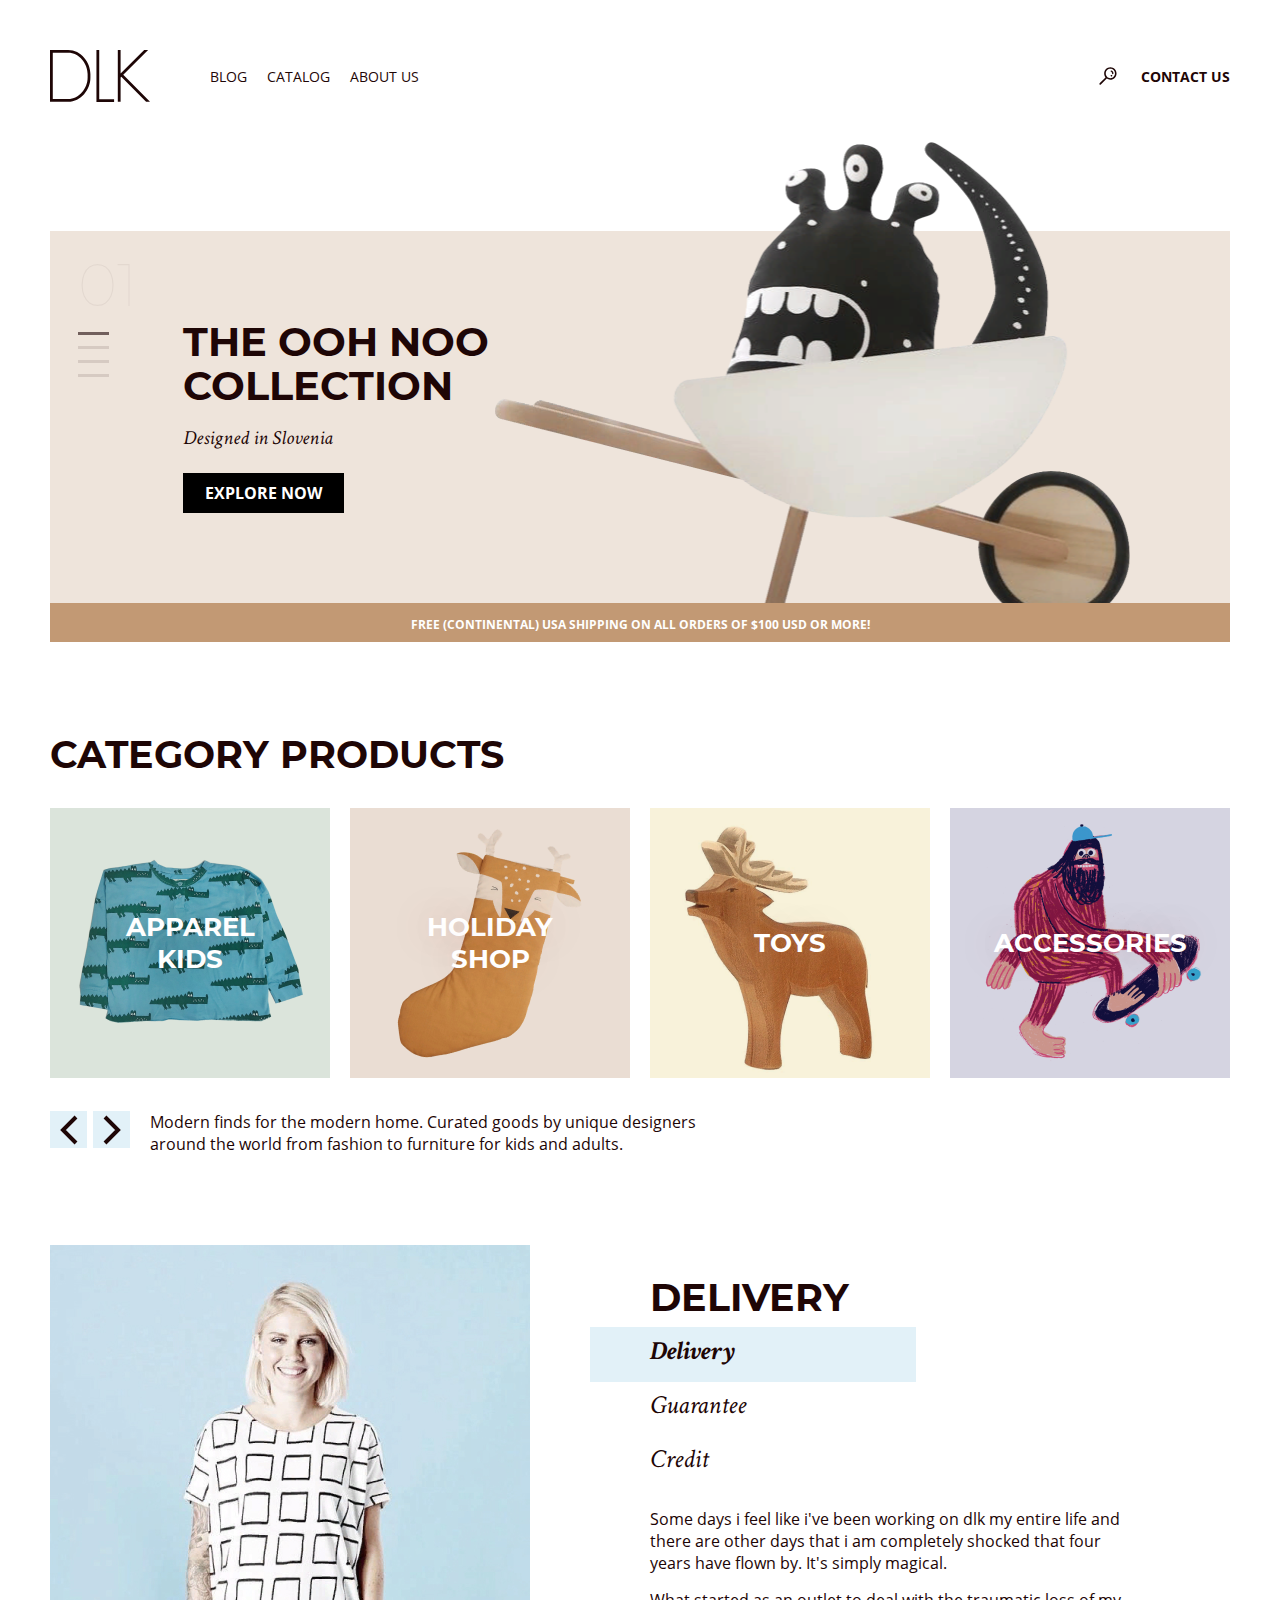
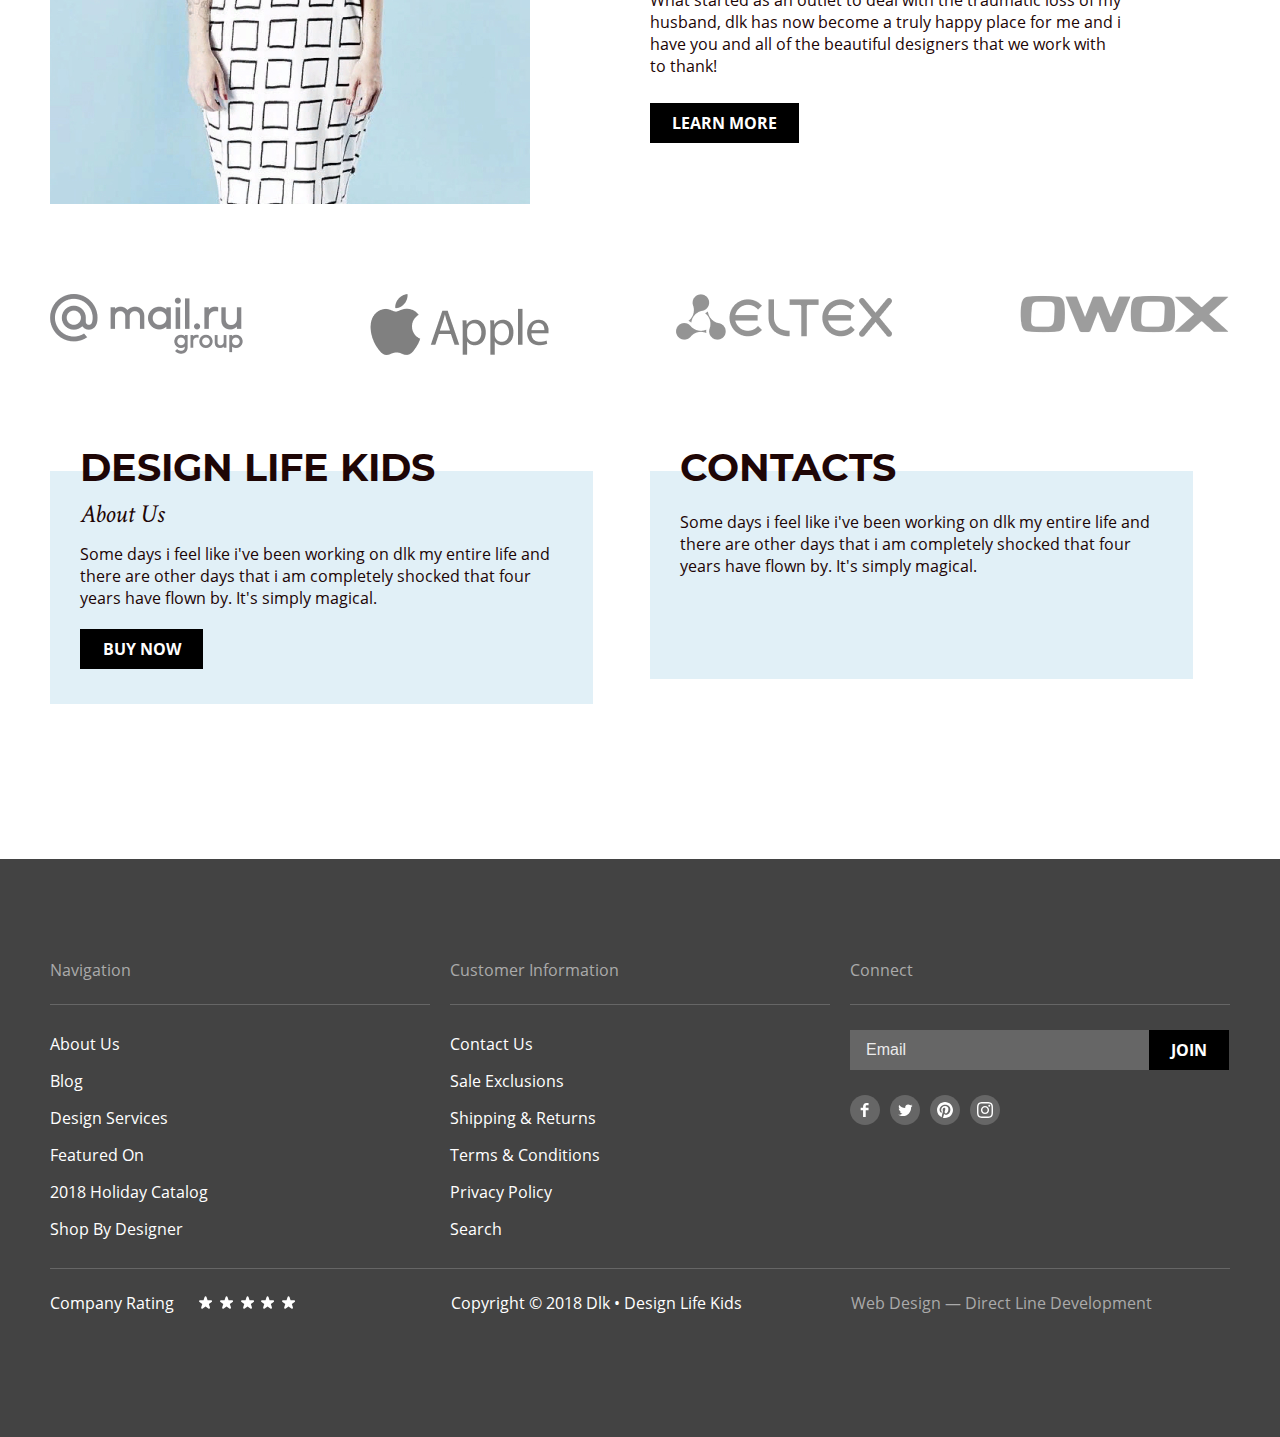
<file: index.html>
<!DOCTYPE html>
<html lang="ru">
<head>
   <meta charset="UTF-8">
   <title>DLK</title>
   <link rel="stylesheet" href="styles/common.css">
   <link rel="stylesheet" href="styles/style.css">
</head>

<body>
    <header class="header">
        <a href="index.html" class="logo">
            <svg width="100" height="52" viewBox="0 0 100 52" fill="none" xmlns="http://www.w3.org/2000/svg">
                <path fill-rule="evenodd" clip-rule="evenodd" d="M0 0H18.1129C31.1202 0 40.4058 12.3713 40.4058 24.0356V27.7332C40.4058 39.3974 31.1202 51.7689 18.1129 51.7689H0V0ZM37.6192 24.0356C37.6192 13.5132 29.2167 2.77333 18.1129 2.77333H2.78661V48.9956H18.1129C29.2167 48.9956 37.6192 38.2557 37.6192 27.7333V24.0356Z" fill="#1E0606"/>
                <path d="M46.4435 0H49.2301V49.2267H64.092V52H46.4435V0Z" fill="#1E0606"/>
                <path d="M67.8074 0V51.7689H70.5941V27.3833L71.278 26.7025L96.0884 51.7689H100L73.2485 24.7414L98.1084 0H94.1675L70.5941 23.4612V0H67.8074Z" fill="#1E0606"/>
            </svg>
        </a>
        <nav class="container">
            <ul class="navigation no-dots">
                <li><a href="blog.html">blog</a></li>
                <li><a href="catalog.html">catalog</a></li>
                <li><a href="#">about Us</a></li>
            </ul>
            <svg class="loupe" width="18" height="18" viewBox="0 0 18 18" fill="none" xmlns="http://www.w3.org/2000/svg">
                <path d="M11.3651 0.26001C7.94509 0.26001 5.16509 3.08001 5.16509 6.52001C5.16509 7.98001 5.6651 9.30002 6.4851 10.38L0.605098 16.32C0.265098 16.68 0.265098 17.24 0.605098 17.58C0.785098 17.76 1.0051 17.84 1.2251 17.84C1.4651 17.84 1.6851 17.76 1.8651 17.58L7.7451 11.62C8.7651 12.36 10.0051 12.78 11.3451 12.78C14.7651 12.78 17.5451 9.96001 17.5451 6.52001C17.5651 3.06001 14.7851 0.26001 11.3651 0.26001ZM11.3651 11.2C8.82509 11.2 6.76509 9.10001 6.76509 6.52001C6.76509 3.94001 8.82509 1.84001 11.3651 1.84001C13.9051 1.84001 15.9651 3.94001 15.9651 6.52001C15.9651 9.10001 13.9051 11.2 11.3651 11.2ZM14.4651 6.60001C14.4251 6.94001 14.1251 7.20001 13.7851 7.20001C13.7451 7.20001 13.7251 7.20001 13.6851 7.20001C13.3051 7.14001 13.0451 6.80001 13.0851 6.42001C13.2251 5.38001 12.0651 4.84001 12.0051 4.82001C11.6651 4.66001 11.5051 4.24001 11.6651 3.90001C11.8251 3.56001 12.2251 3.40001 12.5851 3.54001C12.6651 3.56001 14.7451 4.52001 14.4651 6.60001ZM13.0051 8.12001C13.1451 8.26001 13.2451 8.48002 13.2451 8.68002C13.2451 8.90002 13.1651 9.10001 13.0051 9.24002C12.8651 9.38002 12.6451 9.48002 12.4451 9.48002C12.2451 9.48002 12.0251 9.40001 11.8851 9.24002C11.7451 9.10001 11.6451 8.88002 11.6451 8.68002C11.6451 8.48002 11.7251 8.26001 11.8851 8.12001C12.0251 7.98001 12.2451 7.88002 12.4451 7.88002C12.6451 7.88002 12.8451 7.96001 13.0051 8.12001Z" fill="#1E0606"/>
            </svg>
            <a class="navigation-contact" href="contact.html">Contact Us</a>
        </nav>
    </header>

<main class="grid">
    <section class="banner grid">
        <div class="container">
            <ul class="lines_banner no-dots">
                <li class="number_banner">01</li>
                <li class="line_banner_active"></li>
                <li class="line_banner_other"></li>
                <li class="line_banner_other"></li>
                <li class="line_banner_other"></li>
            </ul>
            <div class="heading">
                <h1>THE OOH NOO COLLECTION</h1>
                <h3>Designed in Slovenia</h3>
                <button class="button banner-btn-js" type="button">EXPLORE NOW</button>
            </div>
            <img class="monster" src="images/monster.png" alt="" width="635" height="461">
        </div>
        <p class="caption_banner">Free (continental) USA shipping on all orders of $100 USD or more!</p>
    </section>

    <section class="categories">
        <h2>Category Products</h2>
        <ul class="categories_img no-dots">
            <li class="category"><a href="#">apparel kids</a></li>
            <li class="category"><a href="#">holiday shop</a></li>
            <li class="category"><a href="toys.html">toys</a></li>
            <li class="category"><a href="#">accessories</a></li>
        </ul>
        <div class="container">
        <div class="arrow_left"><svg width="18" height="30" viewBox="0 0 18 30" fill="none" xmlns="http://www.w3.org/2000/svg">
            <path d="M16 2L3 15L16 28" stroke="#1E0606" stroke-width="4"/>
            </svg>
            </div>
        <div class="arrow_right"><svg width="18" height="30" viewBox="0 0 18 30" fill="none" xmlns="http://www.w3.org/2000/svg">
            <path d="M2 2L15 15L2 28" stroke="#1E0606" stroke-width="4"/>
            </svg>
            </div>
        <span class="category_text">Modern finds for the modern home. Curated goods by unique designers around the world from fashion to furniture for kids and adults.</span>
        </div>
    </section>

    <section class="main container">
        <img class="woman" src="images/woman.jpg" alt="" width="480" height="559">
        <div class="main-text">
            <h2>Delivery</h2>
            <ul class="option no-dots">
                <li class="delivey_active_bold"><h3>Delivery</h3></li>
                <li><h3>Guarantee</h3></li>
                <li><h3>Credit</h3></li>
            </ul>
            <p class="first-paragraph">Some days i feel like i've been working on dlk my entire life and there are other days that i am completely shocked that four years have flown by. It's simply magical.</p>
            <p class="second-paragraph">What started as an outlet to deal  with the traumatic loss of my husband, dlk has now become a truly happy place for me and i have you and all of the beautiful designers that we work with to thank!</p>
            <a class="button more-info-btn" href="">LEARN MORE</a>
        </div>
    </section>

    <section class="partners">
        <h2 class="partners__title">partners</h2>
        <ul class="no-dots container">
            <li><img src="images/partners/partner1.png" alt=""></li>
            <li><img src="images/partners/partner2.png" alt=""></li>
            <li><img src="images/partners/partner3.png" alt=""></li>
            <li><img src="images/partners/partner4.png" alt=""></li>
        </ul>
    </section>
    
    <div class="about_contacts">
        <section class="about">
            <h2>Design Life Kids</h2>
            <h3>About Us</h3>
            <p>Some days i feel like i've been working on dlk my entire life and there are other days that i am completely shocked that four years have flown by. It's simply magical.</p>
            <a class="button about-btn" href="#">BUY NOW</a>
        </section>

        <section class="contacts">
            <h2>Contacts</h2>
            <p>Some days i feel like i've been working on dlk my entire life and there are other days that i am completely shocked that four years have flown by. It's simply magical.</p>
            <iframe title="map" class="map" src="https://www.google.com/maps/embed?pb=!1m18!1m12!1m3!1d7500.762731201531!2d-122.42080275756663!3d37.774048183425606!2m3!1f0!2f0!3f0!3m2!1i1024!2i768!4f13.1!3m3!1m2!1s0x8085809c3e5518f5%3A0xe5c7f2eb1e49e776!2sNEMA%20San%20Francisco!5e0!3m2!1sru!2sru!4v1621782270909!5m2!1sru!2sru" width="483" height="196" style="border:0;" allowfullscreen="" loading="lazy"></iframe>
        </section>
    </div>
</main>

<footer class="footer">
    <div class="about-footer">
    <div class="first-block-footer">
        <div class="column">
            <h4 class="nav_title">Navigation</h4>
            <ul class="footer-links no-dots">
                <li><a href="#">About Us</a></li>
                <li><a href="blog.html">Blog</a></li>
                <li><a href="#">Design Services</a></li>
                <li><a href="#">Featured On</a></li>
                <li><a href="#">2018 Holiday Catalog</a></li>
                <li><a href="#">Shop By Designer</a></li>
            </ul>
        </div>
        <div class="column">
            <h4 class="nav_title">Customer Information</h4>
            <ul class="footer-links no-dots">
                <li><a href="#">Contact Us</a></li>
                <li><a href="#">Sale Exclusions</a></li>
                <li><a href="#">Shipping & Returns</a></li>
                <li><a href="#">Terms & Conditions</a></li>
                <li><a href="#">Privacy Policy</a></li>
                <li><a href="#">Search</a></li>
            </ul>
        </div>
        <div class="column">
            <h4>Connect</h4>
            <form action="get">
                <input class="email" type="text" placeholder="Email">
                <input class="button" type="submit" value="join">
            </form>
            <ul class="social no-dots">
                <li class="social-item"><a href="#"><svg width="30" height="30" viewBox="0 0 30 30" fill="none" xmlns="http://www.w3.org/2000/svg">
                    <path fill-rule="evenodd" clip-rule="evenodd" d="M0 15C0 6.71573 6.71573 0 15 0C23.2843 0 30 6.71573 30 15C30 23.2843 23.2843 30 15 30C6.71573 30 0 23.2843 0 15Z" fill="#666666"/>
                    <path fill-rule="evenodd" clip-rule="evenodd" d="M18.5527 10.3672H16.2967C16.0307 10.3672 15.7337 10.7172 15.7337 11.1852V12.8142H18.5527V15.1352H15.7337V22.1052H13.0707V15.1352H10.6577V12.8142H13.0707V11.4472C13.0707 9.48823 14.4317 7.89423 16.2967 7.89423H18.5527V10.3672Z" fill="white"/>
                    </svg>
                    </a></li>
                <li class="social-item"><a href="#"><svg width="30" height="30" viewBox="0 0 30 30" fill="none" xmlns="http://www.w3.org/2000/svg">
                    <path fill-rule="evenodd" clip-rule="evenodd" d="M0 15C0 6.71573 6.71573 0 15 0C23.2843 0 30 6.71573 30 15C30 23.2843 23.2843 30 15 30C6.71573 30 0 23.2843 0 15Z" fill="#666666"/>
                    <path fill-rule="evenodd" clip-rule="evenodd" d="M21.1006 12.2891C21.1056 12.4161 21.1096 12.5431 21.1096 12.6721C21.1096 16.5761 18.1366 21.0781 12.7026 21.0781C11.0346 21.0781 9.48058 20.5881 8.17358 19.7501C8.40658 19.7771 8.64158 19.7911 8.87958 19.7911C10.2636 19.7911 11.5376 19.3181 12.5486 18.5251C11.2556 18.5021 10.1656 17.6481 9.78758 16.4751C9.96858 16.5101 10.1546 16.5271 10.3446 16.5271C10.6136 16.5271 10.8746 16.4921 11.1226 16.4241C9.77158 16.1521 8.75158 14.9591 8.75158 13.5271V13.4901C9.15058 13.7111 9.60758 13.8441 10.0916 13.8591C9.29858 13.3301 8.77758 12.4261 8.77758 11.4001C8.77758 10.8591 8.92258 10.3521 9.17658 9.91612C10.6326 11.7031 12.8106 12.8791 15.2656 13.0021C15.2156 12.7851 15.1906 12.5601 15.1906 12.3281C15.1906 10.6971 16.5126 9.37512 18.1446 9.37512C18.9936 9.37512 19.7616 9.73212 20.2996 10.3071C20.9736 10.1761 21.6056 9.93012 22.1766 9.59012C21.9556 10.2811 21.4886 10.8591 20.8766 11.2251C21.4746 11.1541 22.0446 10.9961 22.5756 10.7601C22.1776 11.3521 21.6776 11.8731 21.1006 12.2891Z" fill="white"/>
                    </svg></a></li>
                <li class="social-item"><a href="#"><svg width="30" height="30" viewBox="0 0 30 30" fill="none" xmlns="http://www.w3.org/2000/svg">
                    <path fill-rule="evenodd" clip-rule="evenodd" d="M0 15C0 6.71573 6.71573 0 15 0C23.2843 0 30 6.71573 30 15C30 23.2843 23.2843 30 15 30C6.71573 30 0 23.2843 0 15Z" fill="#666666"/>
                    <path fill-rule="evenodd" clip-rule="evenodd" d="M15.0005 7C10.5825 7 7 10.5816 7 15.0005C7 18.2754 8.97001 21.0902 11.7896 22.3273C11.767 21.7694 11.7858 21.0977 11.9279 20.49C12.0821 19.8408 12.9571 16.1313 12.9571 16.1313C12.9571 16.1313 12.7021 15.6205 12.7021 14.865C12.7021 13.6796 13.3898 12.7943 14.245 12.7943C14.9722 12.7943 15.3241 13.3409 15.3241 13.9957C15.3241 14.7267 14.8575 15.8208 14.6176 16.8341C14.4172 17.6836 15.0428 18.3751 15.8801 18.3751C17.3957 18.3751 18.4165 16.4286 18.4165 14.1218C18.4165 12.3691 17.2358 11.0567 15.088 11.0567C12.6617 11.0567 11.1498 12.8658 11.1498 14.8866C11.1498 15.5847 11.3549 16.0758 11.6767 16.4559C11.8253 16.6318 11.8451 16.7014 11.7914 16.9027C11.7538 17.0486 11.6654 17.4042 11.6287 17.5444C11.5751 17.7466 11.4114 17.82 11.2288 17.7448C10.1102 17.2885 9.58999 16.0645 9.58999 14.6881C9.58999 12.4161 11.5064 9.68972 15.3072 9.68972C18.3619 9.68972 20.3724 11.9015 20.3724 14.2732C20.3724 17.4117 18.6282 19.7562 16.0551 19.7562C15.1924 19.7562 14.3795 19.2895 14.1011 18.7599C14.1011 18.7599 13.6363 20.6029 13.5385 20.9585C13.3691 21.5747 13.037 22.1919 12.7332 22.6717C13.4529 22.8843 14.213 23 15.0005 23C19.4184 23 23 19.4184 23 15.0005C23 10.5816 19.4184 7 15.0005 7Z" fill="white"/>
                    </svg></a></li>
                <li class="social-item"><a href="#"><svg width="30" height="30" viewBox="0 0 30 30" fill="none" xmlns="http://www.w3.org/2000/svg">
                    <path fill-rule="evenodd" clip-rule="evenodd" d="M0 15C0 6.71573 6.71573 0 15 0C23.2843 0 30 6.71573 30 15C30 23.2843 23.2843 30 15 30C6.71573 30 0 23.2843 0 15Z" fill="#666666"/>
                    <path fill-rule="evenodd" clip-rule="evenodd" d="M15 7C12.8273 7 12.5549 7.0092 11.7016 7.04813C10.8501 7.08697 10.2686 7.22223 9.7597 7.42C9.23363 7.62443 8.7875 7.89797 8.3427 8.3427C7.89797 8.7875 7.62443 9.23363 7.42 9.7597C7.22223 10.2686 7.08697 10.8501 7.04813 11.7016C7.0092 12.5549 7 12.8273 7 15C7 17.1727 7.0092 17.4451 7.04813 18.2984C7.08697 19.1499 7.22223 19.7314 7.42 20.2403C7.62443 20.7664 7.89797 21.2125 8.3427 21.6573C8.7875 22.102 9.23363 22.3756 9.7597 22.58C10.2686 22.7778 10.8501 22.913 11.7016 22.9519C12.5549 22.9908 12.8273 23 15 23C17.1727 23 17.4451 22.9908 18.2984 22.9519C19.1499 22.913 19.7314 22.7778 20.2403 22.58C20.7664 22.3756 21.2125 22.102 21.6573 21.6573C22.102 21.2125 22.3756 20.7664 22.58 20.2403C22.7778 19.7314 22.913 19.1499 22.9519 18.2984C22.9908 17.4451 23 17.1727 23 15C23 12.8273 22.9908 12.5549 22.9519 11.7016C22.913 10.8501 22.7778 10.2686 22.58 9.7597C22.3756 9.23363 22.102 8.7875 21.6573 8.3427C21.2125 7.89797 20.7664 7.62443 20.2403 7.42C19.7314 7.22223 19.1499 7.08697 18.2984 7.04813C17.4451 7.0092 17.1727 7 15 7ZM15 8.44143C17.1361 8.44143 17.3891 8.4496 18.2327 8.4881C19.0127 8.52367 19.4363 8.65397 19.7182 8.76353C20.0916 8.90867 20.3581 9.08203 20.638 9.362C20.918 9.6419 21.0913 9.9084 21.2365 10.2818C21.346 10.5637 21.4763 10.9873 21.5119 11.7673C21.5504 12.6109 21.5586 12.8639 21.5586 15C21.5586 17.1361 21.5504 17.3891 21.5119 18.2327C21.4763 19.0127 21.346 19.4363 21.2365 19.7182C21.0913 20.0916 20.918 20.3581 20.638 20.638C20.3581 20.918 20.0916 21.0913 19.7182 21.2365C19.4363 21.346 19.0127 21.4763 18.2327 21.5119C17.3892 21.5504 17.1363 21.5586 15 21.5586C12.8637 21.5586 12.6108 21.5504 11.7673 21.5119C10.9873 21.4763 10.5637 21.346 10.2818 21.2365C9.9084 21.0913 9.64193 20.918 9.36197 20.638C9.08207 20.3581 8.90867 20.0916 8.76353 19.7182C8.65397 19.4363 8.52367 19.0127 8.4881 18.2327C8.4496 17.3891 8.44143 17.1361 8.44143 15C8.44143 12.8639 8.4496 12.6109 8.4881 11.7673C8.52367 10.9873 8.65397 10.5637 8.76353 10.2818C8.90867 9.9084 9.08203 9.6419 9.36197 9.362C9.64193 9.08203 9.9084 8.90867 10.2818 8.76353C10.5637 8.65397 10.9873 8.52367 11.7673 8.4881C12.6109 8.4496 12.8639 8.44143 15 8.44143ZM10.8919 15C10.8919 12.7311 12.7311 10.8919 15 10.8919C17.2689 10.8919 19.1081 12.7311 19.1081 15C19.1081 17.2689 17.2689 19.1081 15 19.1081C12.7311 19.1081 10.8919 17.2689 10.8919 15ZM15 17.6667C13.5272 17.6667 12.3333 16.4728 12.3333 15C12.3333 13.5272 13.5272 12.3333 15 12.3333C16.4728 12.3333 17.6667 13.5272 17.6667 15C17.6667 16.4728 16.4728 17.6667 15 17.6667ZM19.2704 11.6896C19.8006 11.6896 20.2304 11.2598 20.2304 10.7296C20.2304 10.1994 19.8006 9.76957 19.2704 9.76957C18.7402 9.76957 18.3104 10.1994 18.3104 10.7296C18.3104 11.2598 18.7402 11.6896 19.2704 11.6896Z" fill="white"/>
                    </svg>
                    </a></li>
            </ul>
        </div>
    </div>
    <div class="second-block-footer">
            <div class="rating-caption"> Company Rating</div>
                <div class="rating no-dots">
                    <input type="radio" id="rating-item5" name="rating-star" class="rating-star">
                    <label for="rating-item5" class="rating-label">
                        <svg width="14" height="13" viewBox="0 0 14 13" fill="none" xmlns="http://www.w3.org/2000/svg">
                            <path d="M5.60845 0.927052C5.9078 0.0057416 7.21121 0.00574088 7.51056 0.927052L8.58013 4.21885H12.0413C13.0101 4.21885 13.4128 5.45846 12.6291 6.02786L9.82895 8.06231L10.8985 11.3541C11.1979 12.2754 10.1434 13.0415 9.35968 12.4721L6.55951 10.4377L3.75934 12.4721C2.97563 13.0415 1.92115 12.2754 2.2205 11.3541L3.29007 8.06231L0.4899 6.02787C-0.293814 5.45846 0.108961 4.21885 1.07768 4.21885H4.53888L5.60845 0.927052Z" fill="white"/>
                        </svg>
                    </label>
                    <input type="radio" id="rating-item4" name="rating-star" class="rating-star">
                    <label for="rating-item4" class="rating-label">
                            <svg width="14" height="13" viewBox="0 0 14 13" fill="none" xmlns="http://www.w3.org/2000/svg">
                                <path d="M5.60845 0.927052C5.9078 0.0057416 7.21121 0.00574088 7.51056 0.927052L8.58013 4.21885H12.0413C13.0101 4.21885 13.4128 5.45846 12.6291 6.02786L9.82895 8.06231L10.8985 11.3541C11.1979 12.2754 10.1434 13.0415 9.35968 12.4721L6.55951 10.4377L3.75934 12.4721C2.97563 13.0415 1.92115 12.2754 2.2205 11.3541L3.29007 8.06231L0.4899 6.02787C-0.293814 5.45846 0.108961 4.21885 1.07768 4.21885H4.53888L5.60845 0.927052Z" fill="white"/>
                            </svg>
                    </label>

                            <input type="radio" id="rating-item3" name="rating-star" class="rating-star">
                            <label for="rating-item3" class="rating-label">
                                <svg width="14" height="13" viewBox="0 0 14 13" fill="none" xmlns="http://www.w3.org/2000/svg">
                                    <path d="M5.60845 0.927052C5.9078 0.0057416 7.21121 0.00574088 7.51056 0.927052L8.58013 4.21885H12.0413C13.0101 4.21885 13.4128 5.45846 12.6291 6.02786L9.82895 8.06231L10.8985 11.3541C11.1979 12.2754 10.1434 13.0415 9.35968 12.4721L6.55951 10.4377L3.75934 12.4721C2.97563 13.0415 1.92115 12.2754 2.2205 11.3541L3.29007 8.06231L0.4899 6.02787C-0.293814 5.45846 0.108961 4.21885 1.07768 4.21885H4.53888L5.60845 0.927052Z" fill="white"/>
                                </svg>
                            </label>


                            <input type="radio" id="rating-item2" name="rating-star" class="rating-star">
                            <label for="rating-item2" class="rating-label">
                                <svg width="14" height="13" viewBox="0 0 14 13" fill="none" xmlns="http://www.w3.org/2000/svg">
                                    <path d="M5.60845 0.927052C5.9078 0.0057416 7.21121 0.00574088 7.51056 0.927052L8.58013 4.21885H12.0413C13.0101 4.21885 13.4128 5.45846 12.6291 6.02786L9.82895 8.06231L10.8985 11.3541C11.1979 12.2754 10.1434 13.0415 9.35968 12.4721L6.55951 10.4377L3.75934 12.4721C2.97563 13.0415 1.92115 12.2754 2.2205 11.3541L3.29007 8.06231L0.4899 6.02787C-0.293814 5.45846 0.108961 4.21885 1.07768 4.21885H4.53888L5.60845 0.927052Z" fill="white"/>
                                </svg>
                            </label>

                            <input type="radio" id="rating-item1" name="rating-star" class="rating-star">
                            <label for="rating-item1" class="rating-label">
                                <svg width="14" height="13" viewBox="0 0 14 13" fill="none" xmlns="http://www.w3.org/2000/svg">
                                    <path d="M5.60845 0.927052C5.9078 0.0057416 7.21121 0.00574088 7.51056 0.927052L8.58013 4.21885H12.0413C13.0101 4.21885 13.4128 5.45846 12.6291 6.02786L9.82895 8.06231L10.8985 11.3541C11.1979 12.2754 10.1434 13.0415 9.35968 12.4721L6.55951 10.4377L3.75934 12.4721C2.97563 13.0415 1.92115 12.2754 2.2205 11.3541L3.29007 8.06231L0.4899 6.02787C-0.293814 5.45846 0.108961 4.21885 1.07768 4.21885H4.53888L5.60845 0.927052Z" fill="white"/>
                                </svg>
                            </label>
                </div>
                <div class="copyright">Copyright © 2018 Dlk • Design Life Kids</div>
                <a class="design-studio" href="#">Web Design — Direct Line Development</a>
            </div>
    </div>
</footer>
<div class="modal-popup">
    <div class="popup-container">
      <form class="form-container" action="get">
        <fieldset class="label-wrapper">
            <label class="contact-label" for="form-name" >Name</label>
            <input type="text" id="form-name">
        </fieldset>
    
        <fieldset class="form-2-column">
            <div>
                <label class="contact-label" for="form-phone">Phone</label>
                <input type="text" id="form-phone">
            </div>
            <div>
                <label class="contact-label" for="form-email">Email</label>
                <input type="text" id="form-email">
            </div>
        </fieldset>
    
        <fieldset class="label-wrapper">
            <label class="contact-label" for="form-textarea">Message</label>
            <textarea id="form-textarea" cols="30" rows="5">
            </textarea>
        </fieldset>
        <div class="checkbox-list">
            <input class="custom-checkbox" type="checkbox" id="form-checkbox">
            <label class="checkbox-label" for="form-checkbox">By clicking on the button, you consent to the processing of your personal data</label>
        </div>
        <button class="button" type="submit">submit</button>
        <div>
          <svg class="popup-close" width="15" height="15" viewBox="0 0 15 15" fill="none" xmlns="http://www.w3.org/2000/svg">
            <path d="M2.21902 14.6113C1.70029 15.1295 0.893368 15.1295 0.374636 14.6113C0.11527 14.3522 -6.13512e-07 14.0355 -5.9841e-07 13.69C-5.83308e-07 13.3445 0.11527 13.0278 0.374636 12.7687L5.64841 7.5L0.374637 2.23127C0.115271 1.97215 -7.23629e-08 1.65547 -5.72611e-08 1.30998C-4.21593e-08 0.964491 0.115271 0.647806 0.374637 0.388689C0.893369 -0.129545 1.70029 -0.129545 2.21902 0.388689L7.4928 5.65738L12.7666 0.38869C13.2853 -0.129545 14.0922 -0.129545 14.611 0.38869C15.1297 0.906924 15.1297 1.71304 14.611 2.23127L9.33718 7.5L14.611 12.7687C15.1297 13.287 15.1297 14.0931 14.611 14.6113C14.0922 15.1295 13.2853 15.1295 12.7666 14.6113L7.4928 9.34258L2.21902 14.6113Z" fill="white"/>
            </svg>
        </div>
    </form>
  </div>
  </div>
<script src="scripts/script.js"></script>
</body>
</html>
</file>
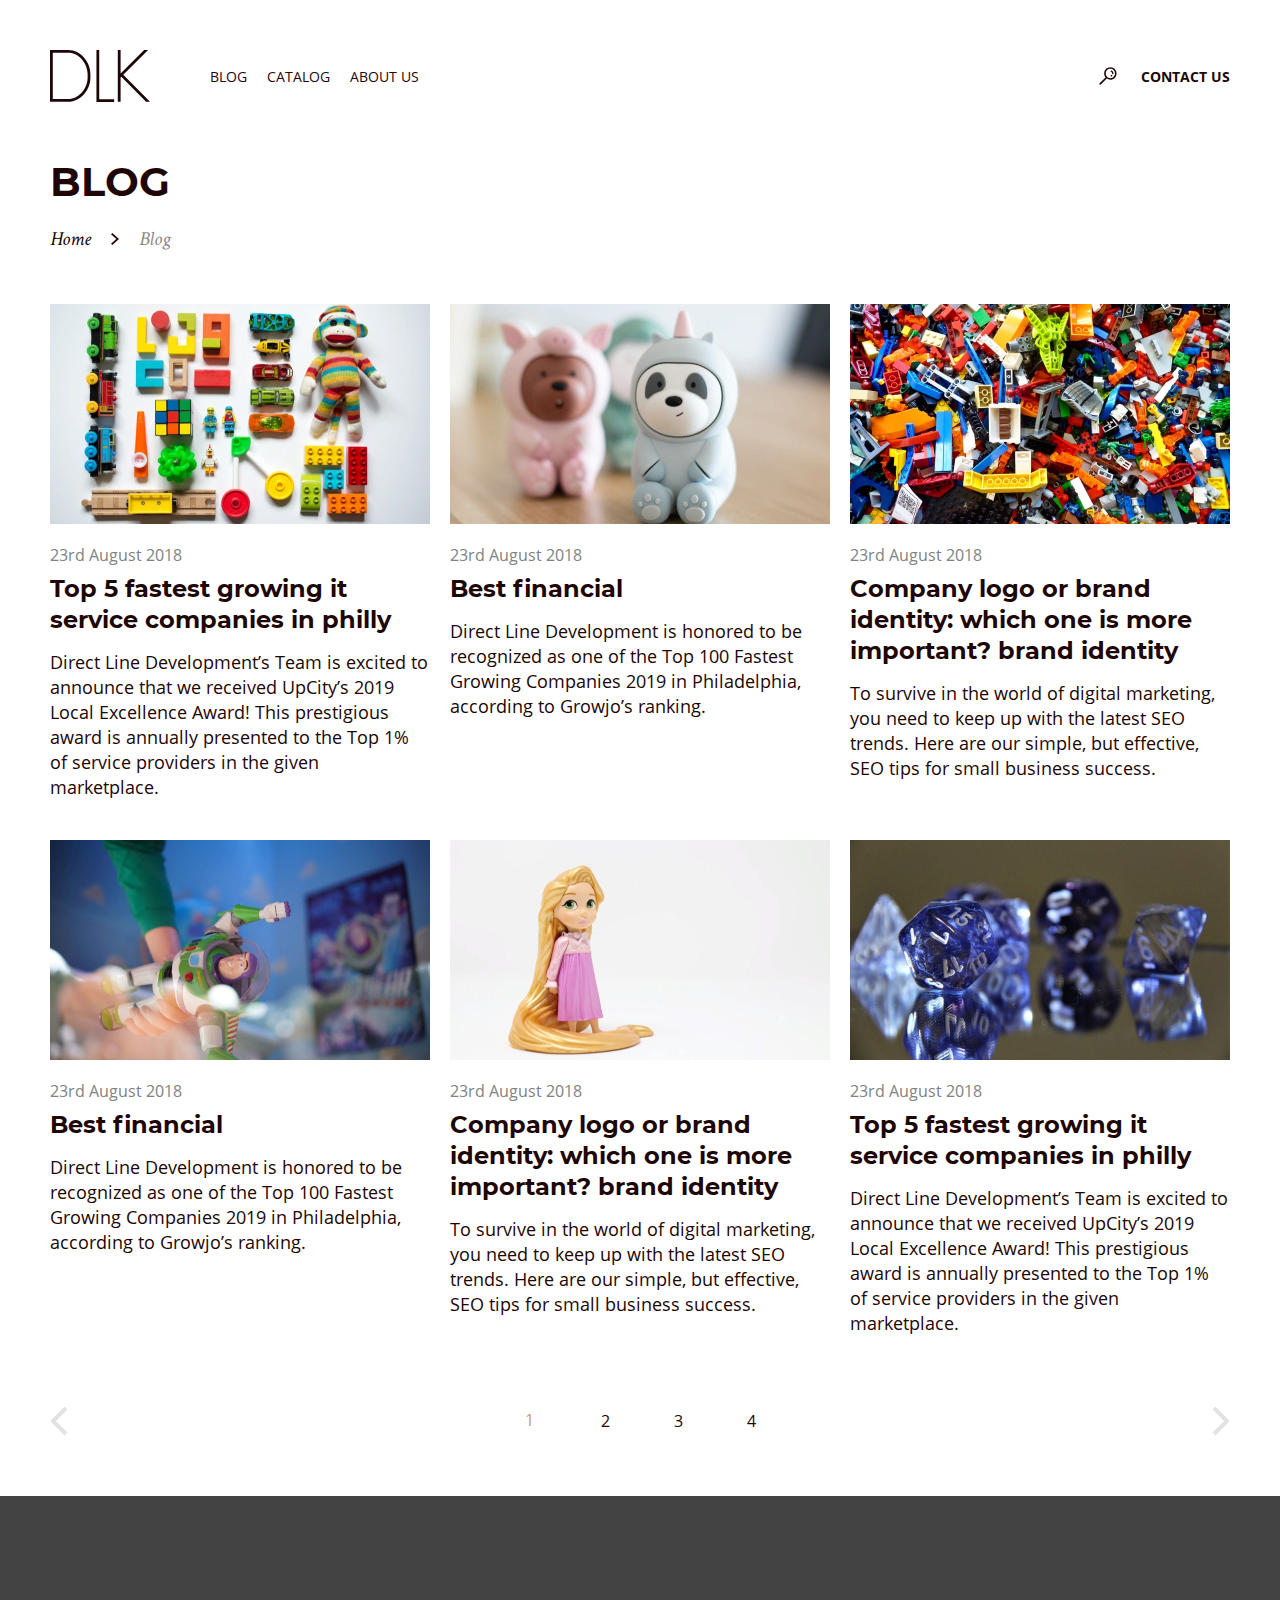
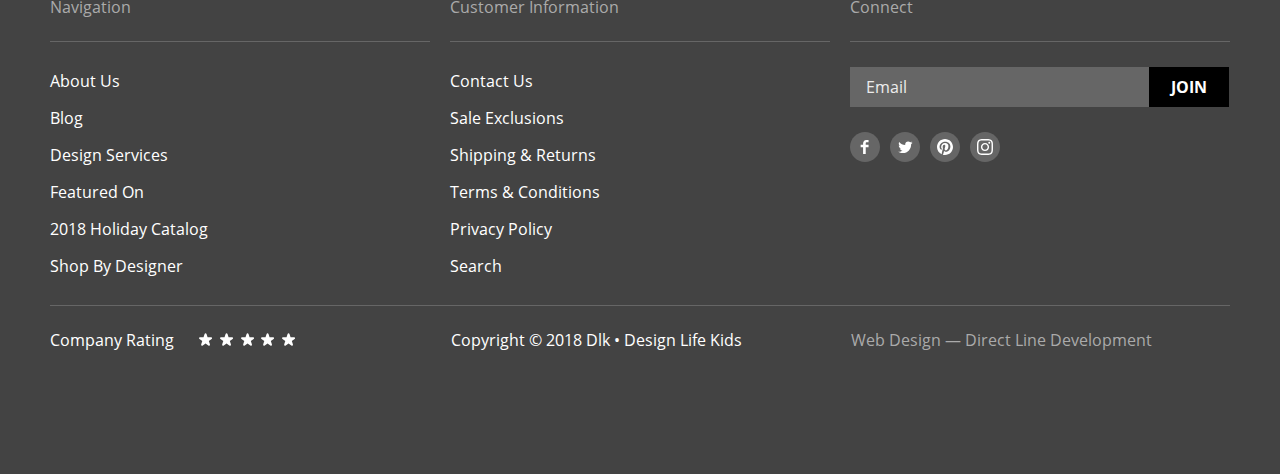
<file: blog.html>
<!DOCTYPE html>
<html lang="en">
<head>
    <meta charset="UTF-8">
    <meta http-equiv="X-UA-Compatible" content="IE=edge">
    <meta name="viewport" content="width=device-width, initial-scale=1.0">
    <title>Blog</title>
    <link rel="stylesheet" href="styles/normolize.css">
    <link rel="stylesheet" href="styles/common.css">
    <link rel="stylesheet" href="styles/blog.css">
</head>
<body>

    <header class="header">
        <a href="index.html" class="logo">
            <svg width="100" height="52" viewBox="0 0 100 52" fill="none" xmlns="http://www.w3.org/2000/svg">
                <path fill-rule="evenodd" clip-rule="evenodd" d="M0 0H18.1129C31.1202 0 40.4058 12.3713 40.4058 24.0356V27.7332C40.4058 39.3974 31.1202 51.7689 18.1129 51.7689H0V0ZM37.6192 24.0356C37.6192 13.5132 29.2167 2.77333 18.1129 2.77333H2.78661V48.9956H18.1129C29.2167 48.9956 37.6192 38.2557 37.6192 27.7333V24.0356Z" fill="#1E0606"/>
                <path d="M46.4435 0H49.2301V49.2267H64.092V52H46.4435V0Z" fill="#1E0606"/>
                <path d="M67.8074 0V51.7689H70.5941V27.3833L71.278 26.7025L96.0884 51.7689H100L73.2485 24.7414L98.1084 0H94.1675L70.5941 23.4612V0H67.8074Z" fill="#1E0606"/>
            </svg>
        </a>
        <nav class="container">
            <ul class="navigation no-dots">
                <li><a href="blog.html">blog</a></li>
                <li><a href="catalog.html">catalog</a></li>
                <li><a href="#">about Us</a></li>
            </ul>
            <svg class="loupe" width="18" height="18" viewBox="0 0 18 18" fill="none" xmlns="http://www.w3.org/2000/svg">
                <path d="M11.3651 0.26001C7.94509 0.26001 5.16509 3.08001 5.16509 6.52001C5.16509 7.98001 5.6651 9.30002 6.4851 10.38L0.605098 16.32C0.265098 16.68 0.265098 17.24 0.605098 17.58C0.785098 17.76 1.0051 17.84 1.2251 17.84C1.4651 17.84 1.6851 17.76 1.8651 17.58L7.7451 11.62C8.7651 12.36 10.0051 12.78 11.3451 12.78C14.7651 12.78 17.5451 9.96001 17.5451 6.52001C17.5651 3.06001 14.7851 0.26001 11.3651 0.26001ZM11.3651 11.2C8.82509 11.2 6.76509 9.10001 6.76509 6.52001C6.76509 3.94001 8.82509 1.84001 11.3651 1.84001C13.9051 1.84001 15.9651 3.94001 15.9651 6.52001C15.9651 9.10001 13.9051 11.2 11.3651 11.2ZM14.4651 6.60001C14.4251 6.94001 14.1251 7.20001 13.7851 7.20001C13.7451 7.20001 13.7251 7.20001 13.6851 7.20001C13.3051 7.14001 13.0451 6.80001 13.0851 6.42001C13.2251 5.38001 12.0651 4.84001 12.0051 4.82001C11.6651 4.66001 11.5051 4.24001 11.6651 3.90001C11.8251 3.56001 12.2251 3.40001 12.5851 3.54001C12.6651 3.56001 14.7451 4.52001 14.4651 6.60001ZM13.0051 8.12001C13.1451 8.26001 13.2451 8.48002 13.2451 8.68002C13.2451 8.90002 13.1651 9.10001 13.0051 9.24002C12.8651 9.38002 12.6451 9.48002 12.4451 9.48002C12.2451 9.48002 12.0251 9.40001 11.8851 9.24002C11.7451 9.10001 11.6451 8.88002 11.6451 8.68002C11.6451 8.48002 11.7251 8.26001 11.8851 8.12001C12.0251 7.98001 12.2451 7.88002 12.4451 7.88002C12.6451 7.88002 12.8451 7.96001 13.0051 8.12001Z" fill="#1E0606"/>
            </svg>
            <a class="navigation-contact" href="contact.html">Contact Us</a>
        </nav>
    </header>
      
<main class="grid">

<section class="blog-cards-container">
    <div class="page-title">
        <h1>Blog</h1>
        <ul class="bread-crumbs no-dots">
            <li><a href="index.html">Home</a></li>
            <li class="bread-crumbs__arrow">
                <svg width="8" height="12" viewBox="0 0 8 12" fill="none" xmlns="http://www.w3.org/2000/svg">
                <path fill-rule="evenodd" clip-rule="evenodd" d="M1.31229 0L0 1.17735L5.37541 6L0 10.8227L1.31229 12L8 6L1.31229 0Z" fill="#1E0606"/>
                </svg>
            </li>
            <li>Blog</li>
        </ul>
    </div> 

<div class="blog-cards">
    <ul class="container no-dots">
        <li class="blog-card">
            <a href="#">
                <img src="/images/blog/blog1.jpg" alt="" width="380" height="220">
                <div class="upload-date">23rd August 2018</div>
                <h2>Top 5 fastest growing it service companies in philly</h2>
                <p>Direct Line Development’s Team is excited to announce that we received UpCity’s 2019 Local Excellence Award! This prestigious award is annually presented to the Top 1% of service providers in the given marketplace.</p>
            </a>
        </li>
        <li class="blog-card">
            <a href="#">
                <img src="/images/blog/blog2.jpg" alt="" width="380" height="220">
                <div class="upload-date">23rd August 2018</div>
                <h2>Best financial</h2>
                <p>Direct Line Development is honored to be recognized as one of the Top 100 Fastest Growing Companies 2019 in Philadelphia, according to Growjo’s ranking.</p>
            </a>
        </li>
        <li class="blog-card">
            <a href="#">
                <img src="/images/blog/blog3.jpg" alt="" width="380" height="220">
                <div class="upload-date">23rd August 2018</div>
                <h2>Company logo or brand identity: which one is more important? brand identity</h2>
                <p>To survive in the world of digital marketing, you need to keep up with the latest SEO trends. Here are our simple, but effective, SEO tips for small business success.</p>
            </a>
        </li>
        <li class="blog-card">
            <a href="#">
                <img src="/images/blog/blog4.jpg" alt="" width="380" height="220">
                <div class="upload-date">23rd August 2018</div>
                <h2>Best financial</h2>
                <p>Direct Line Development is honored to be recognized as one of the Top 100 Fastest Growing Companies 2019 in Philadelphia, according to Growjo’s ranking.</p>
            </a>
        </li>
        <li class="blog-card">
            <a href="#">
                <img src="/images/blog/blog5.jpg" alt="" width="380" height="220">
                <div class="upload-date">23rd August 2018</div>
                <h2>Company logo or brand identity: which one is more important? brand identity</h2>
                <p>To survive in the world of digital marketing, you need to keep up with the latest SEO trends. Here are our simple, but effective, SEO tips for small business success.</p>
            </a>
        </li>
        <li class="blog-card">
            <a href="#">
                <img src="/images/blog/blog6.jpg" alt="" width="380" height="220">
                <div class="upload-date">23rd August 2018</div>
                <h2>Top 5 fastest growing it service companies in philly</h2>
                <p>Direct Line Development’s Team is excited to announce that we received UpCity’s 2019 Local Excellence Award! This prestigious award is annually presented to the Top 1% of service providers in the given marketplace.</p>
            </a>
        </li>

    </ul>
</div>
</section>

<div class="pagination-bar">
    <svg width="18" height="30" viewBox="0 0 18 30" fill="none" xmlns="http://www.w3.org/2000/svg">
        <path d="M16 2L3 15L16 28" stroke="#1E0606" stroke-opacity="0.12" stroke-width="4"/>
    </svg>
    
    <ul class="pagination-numbers no-dots">
            <li>1</li>
            <li>2</li>
            <li>3</li>
            <li>4</li>
    </ul>

    <svg width="18" height="30" viewBox="0 0 18 30" fill="none" xmlns="http://www.w3.org/2000/svg">
        <path d="M2 2L15 15L2 28" stroke="#1E0606" stroke-opacity="0.12" stroke-width="4"/>
    </svg>
</div>

</main>

<footer class="footer">
    <div class="about-footer">
    <div class="first-block-footer">
        <div class="column">
            <h4 class="nav_title">Navigation</h4>
            <ul class="footer-links no-dots">
                <li><a href="#">About Us</a></li>
                <li><a href="blog.html">Blog</a></li>
                <li><a href="#">Design Services</a></li>
                <li><a href="#">Featured On</a></li>
                <li><a href="#">2018 Holiday Catalog</a></li>
                <li><a href="#">Shop By Designer</a></li>
            </ul>
        </div>
        <div class="column">
            <h4 class="nav_title">Customer Information</h4>
            <ul class="footer-links no-dots">
                <li><a href="#">Contact Us</a></li>
                <li><a href="#">Sale Exclusions</a></li>
                <li><a href="#">Shipping & Returns</a></li>
                <li><a href="#">Terms & Conditions</a></li>
                <li><a href="#">Privacy Policy</a></li>
                <li><a href="#">Search</a></li>
            </ul>
        </div>
        <div class="column">
            <h4>Connect</h4>
            <form action="get">
                <input class="email" type="text" placeholder="Email">
                <input class="button" type="submit" value="join">
            </form>
            <ul class="social no-dots">
                <li class="social-item"><a href="#"><svg width="30" height="30" viewBox="0 0 30 30" fill="none" xmlns="http://www.w3.org/2000/svg">
                    <path fill-rule="evenodd" clip-rule="evenodd" d="M0 15C0 6.71573 6.71573 0 15 0C23.2843 0 30 6.71573 30 15C30 23.2843 23.2843 30 15 30C6.71573 30 0 23.2843 0 15Z" fill="#666666"/>
                    <path fill-rule="evenodd" clip-rule="evenodd" d="M18.5527 10.3672H16.2967C16.0307 10.3672 15.7337 10.7172 15.7337 11.1852V12.8142H18.5527V15.1352H15.7337V22.1052H13.0707V15.1352H10.6577V12.8142H13.0707V11.4472C13.0707 9.48823 14.4317 7.89423 16.2967 7.89423H18.5527V10.3672Z" fill="white"/>
                    </svg>
                    </a></li>
                <li class="social-item"><a href="#"><svg width="30" height="30" viewBox="0 0 30 30" fill="none" xmlns="http://www.w3.org/2000/svg">
                    <path fill-rule="evenodd" clip-rule="evenodd" d="M0 15C0 6.71573 6.71573 0 15 0C23.2843 0 30 6.71573 30 15C30 23.2843 23.2843 30 15 30C6.71573 30 0 23.2843 0 15Z" fill="#666666"/>
                    <path fill-rule="evenodd" clip-rule="evenodd" d="M21.1006 12.2891C21.1056 12.4161 21.1096 12.5431 21.1096 12.6721C21.1096 16.5761 18.1366 21.0781 12.7026 21.0781C11.0346 21.0781 9.48058 20.5881 8.17358 19.7501C8.40658 19.7771 8.64158 19.7911 8.87958 19.7911C10.2636 19.7911 11.5376 19.3181 12.5486 18.5251C11.2556 18.5021 10.1656 17.6481 9.78758 16.4751C9.96858 16.5101 10.1546 16.5271 10.3446 16.5271C10.6136 16.5271 10.8746 16.4921 11.1226 16.4241C9.77158 16.1521 8.75158 14.9591 8.75158 13.5271V13.4901C9.15058 13.7111 9.60758 13.8441 10.0916 13.8591C9.29858 13.3301 8.77758 12.4261 8.77758 11.4001C8.77758 10.8591 8.92258 10.3521 9.17658 9.91612C10.6326 11.7031 12.8106 12.8791 15.2656 13.0021C15.2156 12.7851 15.1906 12.5601 15.1906 12.3281C15.1906 10.6971 16.5126 9.37512 18.1446 9.37512C18.9936 9.37512 19.7616 9.73212 20.2996 10.3071C20.9736 10.1761 21.6056 9.93012 22.1766 9.59012C21.9556 10.2811 21.4886 10.8591 20.8766 11.2251C21.4746 11.1541 22.0446 10.9961 22.5756 10.7601C22.1776 11.3521 21.6776 11.8731 21.1006 12.2891Z" fill="white"/>
                    </svg></a></li>
                <li class="social-item"><a href="#"><svg width="30" height="30" viewBox="0 0 30 30" fill="none" xmlns="http://www.w3.org/2000/svg">
                    <path fill-rule="evenodd" clip-rule="evenodd" d="M0 15C0 6.71573 6.71573 0 15 0C23.2843 0 30 6.71573 30 15C30 23.2843 23.2843 30 15 30C6.71573 30 0 23.2843 0 15Z" fill="#666666"/>
                    <path fill-rule="evenodd" clip-rule="evenodd" d="M15.0005 7C10.5825 7 7 10.5816 7 15.0005C7 18.2754 8.97001 21.0902 11.7896 22.3273C11.767 21.7694 11.7858 21.0977 11.9279 20.49C12.0821 19.8408 12.9571 16.1313 12.9571 16.1313C12.9571 16.1313 12.7021 15.6205 12.7021 14.865C12.7021 13.6796 13.3898 12.7943 14.245 12.7943C14.9722 12.7943 15.3241 13.3409 15.3241 13.9957C15.3241 14.7267 14.8575 15.8208 14.6176 16.8341C14.4172 17.6836 15.0428 18.3751 15.8801 18.3751C17.3957 18.3751 18.4165 16.4286 18.4165 14.1218C18.4165 12.3691 17.2358 11.0567 15.088 11.0567C12.6617 11.0567 11.1498 12.8658 11.1498 14.8866C11.1498 15.5847 11.3549 16.0758 11.6767 16.4559C11.8253 16.6318 11.8451 16.7014 11.7914 16.9027C11.7538 17.0486 11.6654 17.4042 11.6287 17.5444C11.5751 17.7466 11.4114 17.82 11.2288 17.7448C10.1102 17.2885 9.58999 16.0645 9.58999 14.6881C9.58999 12.4161 11.5064 9.68972 15.3072 9.68972C18.3619 9.68972 20.3724 11.9015 20.3724 14.2732C20.3724 17.4117 18.6282 19.7562 16.0551 19.7562C15.1924 19.7562 14.3795 19.2895 14.1011 18.7599C14.1011 18.7599 13.6363 20.6029 13.5385 20.9585C13.3691 21.5747 13.037 22.1919 12.7332 22.6717C13.4529 22.8843 14.213 23 15.0005 23C19.4184 23 23 19.4184 23 15.0005C23 10.5816 19.4184 7 15.0005 7Z" fill="white"/>
                    </svg></a></li>
                <li class="social-item"><a href="#"><svg width="30" height="30" viewBox="0 0 30 30" fill="none" xmlns="http://www.w3.org/2000/svg">
                    <path fill-rule="evenodd" clip-rule="evenodd" d="M0 15C0 6.71573 6.71573 0 15 0C23.2843 0 30 6.71573 30 15C30 23.2843 23.2843 30 15 30C6.71573 30 0 23.2843 0 15Z" fill="#666666"/>
                    <path fill-rule="evenodd" clip-rule="evenodd" d="M15 7C12.8273 7 12.5549 7.0092 11.7016 7.04813C10.8501 7.08697 10.2686 7.22223 9.7597 7.42C9.23363 7.62443 8.7875 7.89797 8.3427 8.3427C7.89797 8.7875 7.62443 9.23363 7.42 9.7597C7.22223 10.2686 7.08697 10.8501 7.04813 11.7016C7.0092 12.5549 7 12.8273 7 15C7 17.1727 7.0092 17.4451 7.04813 18.2984C7.08697 19.1499 7.22223 19.7314 7.42 20.2403C7.62443 20.7664 7.89797 21.2125 8.3427 21.6573C8.7875 22.102 9.23363 22.3756 9.7597 22.58C10.2686 22.7778 10.8501 22.913 11.7016 22.9519C12.5549 22.9908 12.8273 23 15 23C17.1727 23 17.4451 22.9908 18.2984 22.9519C19.1499 22.913 19.7314 22.7778 20.2403 22.58C20.7664 22.3756 21.2125 22.102 21.6573 21.6573C22.102 21.2125 22.3756 20.7664 22.58 20.2403C22.7778 19.7314 22.913 19.1499 22.9519 18.2984C22.9908 17.4451 23 17.1727 23 15C23 12.8273 22.9908 12.5549 22.9519 11.7016C22.913 10.8501 22.7778 10.2686 22.58 9.7597C22.3756 9.23363 22.102 8.7875 21.6573 8.3427C21.2125 7.89797 20.7664 7.62443 20.2403 7.42C19.7314 7.22223 19.1499 7.08697 18.2984 7.04813C17.4451 7.0092 17.1727 7 15 7ZM15 8.44143C17.1361 8.44143 17.3891 8.4496 18.2327 8.4881C19.0127 8.52367 19.4363 8.65397 19.7182 8.76353C20.0916 8.90867 20.3581 9.08203 20.638 9.362C20.918 9.6419 21.0913 9.9084 21.2365 10.2818C21.346 10.5637 21.4763 10.9873 21.5119 11.7673C21.5504 12.6109 21.5586 12.8639 21.5586 15C21.5586 17.1361 21.5504 17.3891 21.5119 18.2327C21.4763 19.0127 21.346 19.4363 21.2365 19.7182C21.0913 20.0916 20.918 20.3581 20.638 20.638C20.3581 20.918 20.0916 21.0913 19.7182 21.2365C19.4363 21.346 19.0127 21.4763 18.2327 21.5119C17.3892 21.5504 17.1363 21.5586 15 21.5586C12.8637 21.5586 12.6108 21.5504 11.7673 21.5119C10.9873 21.4763 10.5637 21.346 10.2818 21.2365C9.9084 21.0913 9.64193 20.918 9.36197 20.638C9.08207 20.3581 8.90867 20.0916 8.76353 19.7182C8.65397 19.4363 8.52367 19.0127 8.4881 18.2327C8.4496 17.3891 8.44143 17.1361 8.44143 15C8.44143 12.8639 8.4496 12.6109 8.4881 11.7673C8.52367 10.9873 8.65397 10.5637 8.76353 10.2818C8.90867 9.9084 9.08203 9.6419 9.36197 9.362C9.64193 9.08203 9.9084 8.90867 10.2818 8.76353C10.5637 8.65397 10.9873 8.52367 11.7673 8.4881C12.6109 8.4496 12.8639 8.44143 15 8.44143ZM10.8919 15C10.8919 12.7311 12.7311 10.8919 15 10.8919C17.2689 10.8919 19.1081 12.7311 19.1081 15C19.1081 17.2689 17.2689 19.1081 15 19.1081C12.7311 19.1081 10.8919 17.2689 10.8919 15ZM15 17.6667C13.5272 17.6667 12.3333 16.4728 12.3333 15C12.3333 13.5272 13.5272 12.3333 15 12.3333C16.4728 12.3333 17.6667 13.5272 17.6667 15C17.6667 16.4728 16.4728 17.6667 15 17.6667ZM19.2704 11.6896C19.8006 11.6896 20.2304 11.2598 20.2304 10.7296C20.2304 10.1994 19.8006 9.76957 19.2704 9.76957C18.7402 9.76957 18.3104 10.1994 18.3104 10.7296C18.3104 11.2598 18.7402 11.6896 19.2704 11.6896Z" fill="white"/>
                    </svg>
                    </a></li>
            </ul>
        </div>
    </div>
    <div class="second-block-footer">
        <div class="rating-caption"> Company Rating</div>
                <div class="rating no-dots">
                    <input type="radio" id="rating-item5" name="rating-star" class="rating-star">
                    <label for="rating-item5" class="rating-label">
                        <svg width="14" height="13" viewBox="0 0 14 13" fill="none" xmlns="http://www.w3.org/2000/svg">
                            <path d="M5.60845 0.927052C5.9078 0.0057416 7.21121 0.00574088 7.51056 0.927052L8.58013 4.21885H12.0413C13.0101 4.21885 13.4128 5.45846 12.6291 6.02786L9.82895 8.06231L10.8985 11.3541C11.1979 12.2754 10.1434 13.0415 9.35968 12.4721L6.55951 10.4377L3.75934 12.4721C2.97563 13.0415 1.92115 12.2754 2.2205 11.3541L3.29007 8.06231L0.4899 6.02787C-0.293814 5.45846 0.108961 4.21885 1.07768 4.21885H4.53888L5.60845 0.927052Z" fill="white"/>
                        </svg>
                    </label>
                    <input type="radio" id="rating-item4" name="rating-star" class="rating-star">
                    <label for="rating-item4" class="rating-label">
                            <svg width="14" height="13" viewBox="0 0 14 13" fill="none" xmlns="http://www.w3.org/2000/svg">
                                <path d="M5.60845 0.927052C5.9078 0.0057416 7.21121 0.00574088 7.51056 0.927052L8.58013 4.21885H12.0413C13.0101 4.21885 13.4128 5.45846 12.6291 6.02786L9.82895 8.06231L10.8985 11.3541C11.1979 12.2754 10.1434 13.0415 9.35968 12.4721L6.55951 10.4377L3.75934 12.4721C2.97563 13.0415 1.92115 12.2754 2.2205 11.3541L3.29007 8.06231L0.4899 6.02787C-0.293814 5.45846 0.108961 4.21885 1.07768 4.21885H4.53888L5.60845 0.927052Z" fill="white"/>
                            </svg>
                    </label>

                            <input type="radio" id="rating-item3" name="rating-star" class="rating-star">
                            <label for="rating-item3" class="rating-label">
                                <svg width="14" height="13" viewBox="0 0 14 13" fill="none" xmlns="http://www.w3.org/2000/svg">
                                    <path d="M5.60845 0.927052C5.9078 0.0057416 7.21121 0.00574088 7.51056 0.927052L8.58013 4.21885H12.0413C13.0101 4.21885 13.4128 5.45846 12.6291 6.02786L9.82895 8.06231L10.8985 11.3541C11.1979 12.2754 10.1434 13.0415 9.35968 12.4721L6.55951 10.4377L3.75934 12.4721C2.97563 13.0415 1.92115 12.2754 2.2205 11.3541L3.29007 8.06231L0.4899 6.02787C-0.293814 5.45846 0.108961 4.21885 1.07768 4.21885H4.53888L5.60845 0.927052Z" fill="white"/>
                                </svg>
                            </label>


                            <input type="radio" id="rating-item2" name="rating-star" class="rating-star">
                            <label for="rating-item2" class="rating-label">
                                <svg width="14" height="13" viewBox="0 0 14 13" fill="none" xmlns="http://www.w3.org/2000/svg">
                                    <path d="M5.60845 0.927052C5.9078 0.0057416 7.21121 0.00574088 7.51056 0.927052L8.58013 4.21885H12.0413C13.0101 4.21885 13.4128 5.45846 12.6291 6.02786L9.82895 8.06231L10.8985 11.3541C11.1979 12.2754 10.1434 13.0415 9.35968 12.4721L6.55951 10.4377L3.75934 12.4721C2.97563 13.0415 1.92115 12.2754 2.2205 11.3541L3.29007 8.06231L0.4899 6.02787C-0.293814 5.45846 0.108961 4.21885 1.07768 4.21885H4.53888L5.60845 0.927052Z" fill="white"/>
                                </svg>
                            </label>

                            <input type="radio" id="rating-item1" name="rating-star" class="rating-star">
                            <label for="rating-item1" class="rating-label">
                                <svg width="14" height="13" viewBox="0 0 14 13" fill="none" xmlns="http://www.w3.org/2000/svg">
                                    <path d="M5.60845 0.927052C5.9078 0.0057416 7.21121 0.00574088 7.51056 0.927052L8.58013 4.21885H12.0413C13.0101 4.21885 13.4128 5.45846 12.6291 6.02786L9.82895 8.06231L10.8985 11.3541C11.1979 12.2754 10.1434 13.0415 9.35968 12.4721L6.55951 10.4377L3.75934 12.4721C2.97563 13.0415 1.92115 12.2754 2.2205 11.3541L3.29007 8.06231L0.4899 6.02787C-0.293814 5.45846 0.108961 4.21885 1.07768 4.21885H4.53888L5.60845 0.927052Z" fill="white"/>
                                </svg>
                            </label>
                </div>
                <div class="copyright">Copyright © 2018 Dlk • Design Life Kids</div>
                <a class="design-studio" href="#">Web Design — Direct Line Development</a>
        </div>
    </div>
</footer>
<script src="scripts/script.js"></script> 

</body>
</html>
</file>
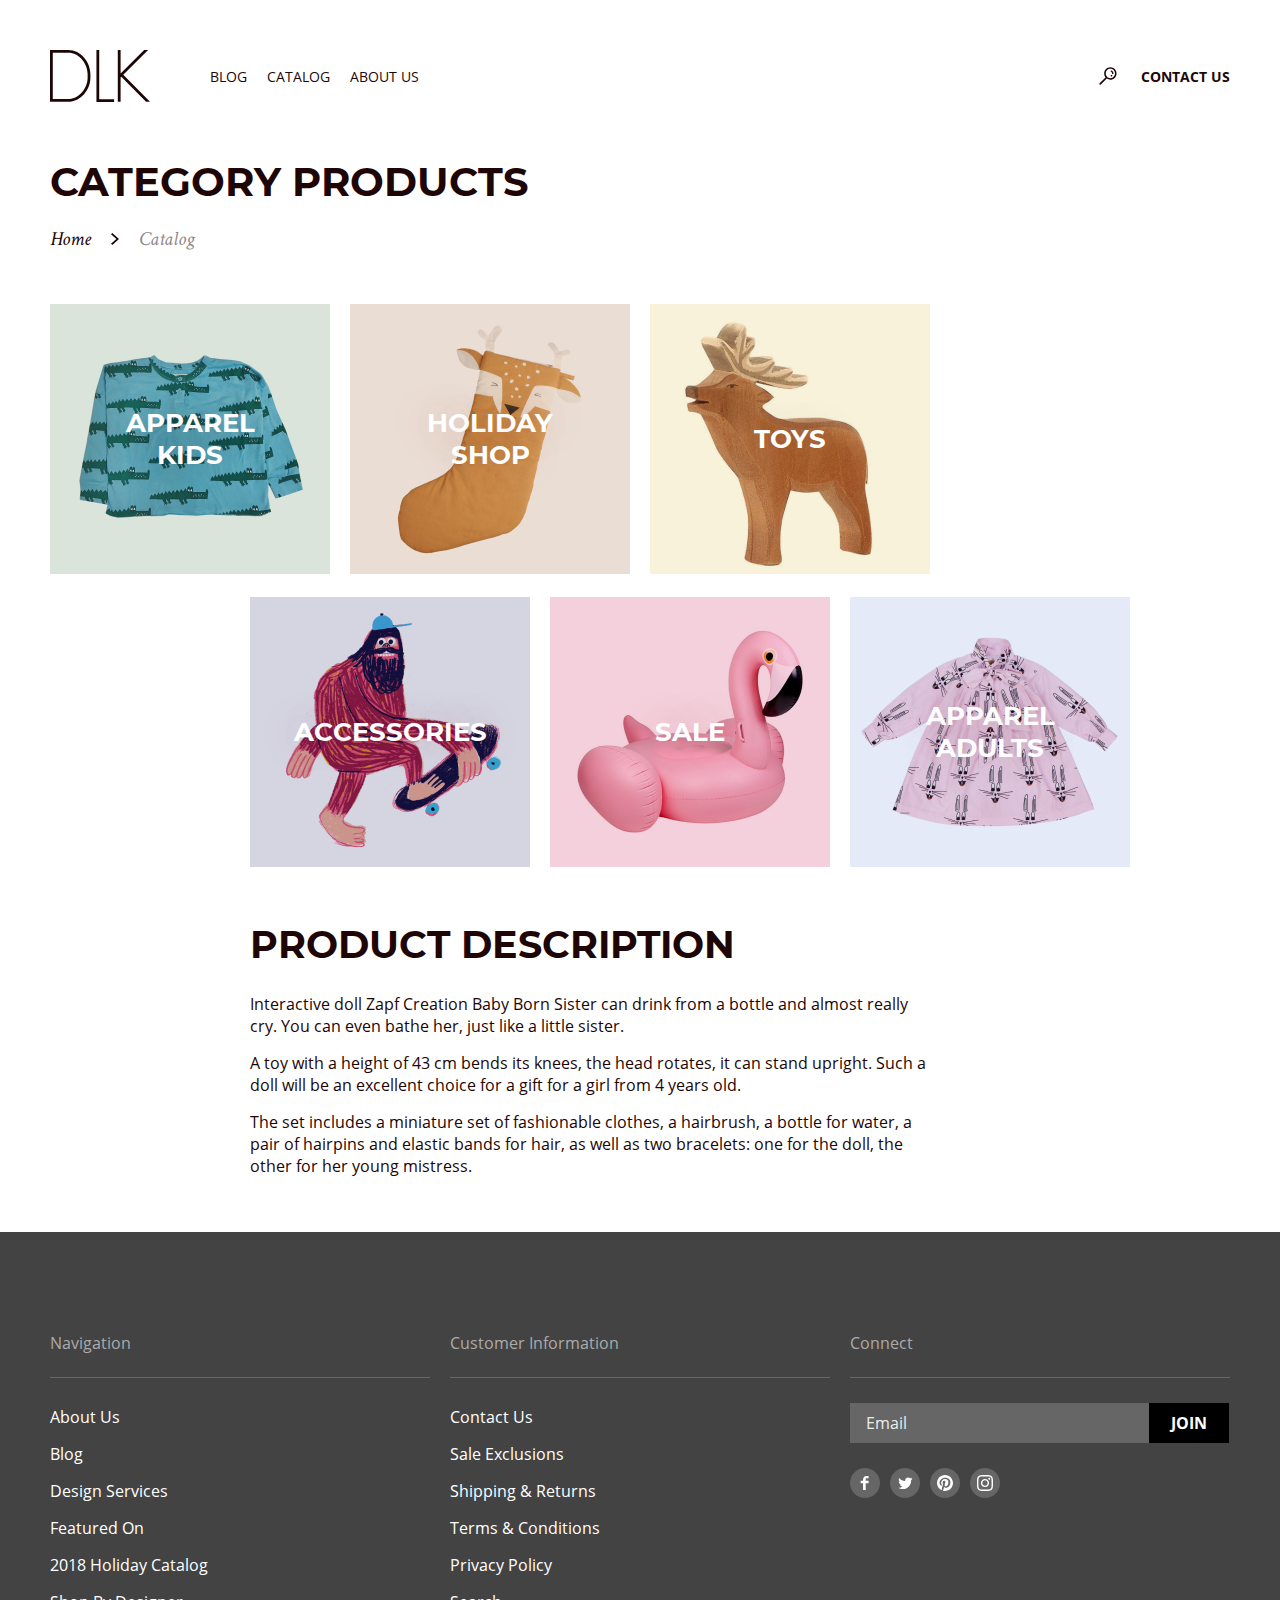
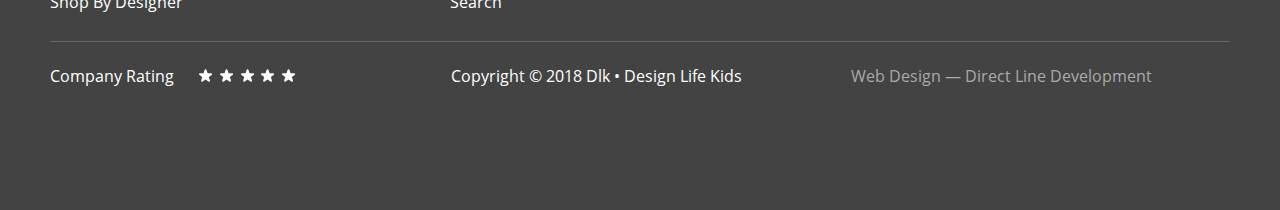
<file: catalog.html>
<!DOCTYPE html>
<html lang="en">
<head>
    <meta charset="UTF-8">
    <meta http-equiv="X-UA-Compatible" content="IE=edge">
    <meta name="viewport" content="width=device-width, initial-scale=1.0">
    <title>Catalog</title>
    <link rel="stylesheet" href="styles/normolize.css">
    <link rel="stylesheet" href="styles/common.css">
    <link rel="stylesheet" href="styles/catalog.css">
</head>
<body>

    <header class="header">
        <a href="index.html" class="logo">
            <svg width="100" height="52" viewBox="0 0 100 52" fill="none" xmlns="http://www.w3.org/2000/svg">
                <path fill-rule="evenodd" clip-rule="evenodd" d="M0 0H18.1129C31.1202 0 40.4058 12.3713 40.4058 24.0356V27.7332C40.4058 39.3974 31.1202 51.7689 18.1129 51.7689H0V0ZM37.6192 24.0356C37.6192 13.5132 29.2167 2.77333 18.1129 2.77333H2.78661V48.9956H18.1129C29.2167 48.9956 37.6192 38.2557 37.6192 27.7333V24.0356Z" fill="#1E0606"/>
                <path d="M46.4435 0H49.2301V49.2267H64.092V52H46.4435V0Z" fill="#1E0606"/>
                <path d="M67.8074 0V51.7689H70.5941V27.3833L71.278 26.7025L96.0884 51.7689H100L73.2485 24.7414L98.1084 0H94.1675L70.5941 23.4612V0H67.8074Z" fill="#1E0606"/>
            </svg>
        </a>
        <nav class="container">
            <ul class="navigation no-dots">
                <li><a href="blog.html">blog</a></li>
                <li><a href="catalog.html">catalog</a></li>
                <li><a href="#">about Us</a></li>
            </ul>
            <svg class="loupe" width="18" height="18" viewBox="0 0 18 18" fill="none" xmlns="http://www.w3.org/2000/svg">
                <path d="M11.3651 0.26001C7.94509 0.26001 5.16509 3.08001 5.16509 6.52001C5.16509 7.98001 5.6651 9.30002 6.4851 10.38L0.605098 16.32C0.265098 16.68 0.265098 17.24 0.605098 17.58C0.785098 17.76 1.0051 17.84 1.2251 17.84C1.4651 17.84 1.6851 17.76 1.8651 17.58L7.7451 11.62C8.7651 12.36 10.0051 12.78 11.3451 12.78C14.7651 12.78 17.5451 9.96001 17.5451 6.52001C17.5651 3.06001 14.7851 0.26001 11.3651 0.26001ZM11.3651 11.2C8.82509 11.2 6.76509 9.10001 6.76509 6.52001C6.76509 3.94001 8.82509 1.84001 11.3651 1.84001C13.9051 1.84001 15.9651 3.94001 15.9651 6.52001C15.9651 9.10001 13.9051 11.2 11.3651 11.2ZM14.4651 6.60001C14.4251 6.94001 14.1251 7.20001 13.7851 7.20001C13.7451 7.20001 13.7251 7.20001 13.6851 7.20001C13.3051 7.14001 13.0451 6.80001 13.0851 6.42001C13.2251 5.38001 12.0651 4.84001 12.0051 4.82001C11.6651 4.66001 11.5051 4.24001 11.6651 3.90001C11.8251 3.56001 12.2251 3.40001 12.5851 3.54001C12.6651 3.56001 14.7451 4.52001 14.4651 6.60001ZM13.0051 8.12001C13.1451 8.26001 13.2451 8.48002 13.2451 8.68002C13.2451 8.90002 13.1651 9.10001 13.0051 9.24002C12.8651 9.38002 12.6451 9.48002 12.4451 9.48002C12.2451 9.48002 12.0251 9.40001 11.8851 9.24002C11.7451 9.10001 11.6451 8.88002 11.6451 8.68002C11.6451 8.48002 11.7251 8.26001 11.8851 8.12001C12.0251 7.98001 12.2451 7.88002 12.4451 7.88002C12.6451 7.88002 12.8451 7.96001 13.0051 8.12001Z" fill="#1E0606"/>
            </svg>
            <a class="navigation-contact" href="contact.html">Contact Us</a>
        </nav>
    </header>

<main class="grid">
    <section>
        <div class="page-title">
            <h1>Category Products</h1>
                <ul class="bread-crumbs no-dots">
                    <li><a href="index.html">Home</a></li>
                    <li class="bread-crumbs__arrow">
                        <svg width="8" height="12" viewBox="0 0 8 12" fill="none" xmlns="http://www.w3.org/2000/svg">
                        <path fill-rule="evenodd" clip-rule="evenodd" d="M1.31229 0L0 1.17735L5.37541 6L0 10.8227L1.31229 12L8 6L1.31229 0Z" fill="#1E0606"/>
                        </svg>
                    </li>
                    <li>Catalog</li>
                </ul>
        </div>
        <div>
            <ul class="categories_img no-dots">
                <li class="category"><a href="#">apparel kids</a></li>
                <li class="category"><a href="#">holiday shop</a></li>
                <li class="category"><a href="toys.html">toys</a></li>
                <li class="category"><a href="#">accessories</a></li>
                <li class="category"><a href="#">sale</a></li>
                <li class="category"><a href="#">apparel adults</a></li>
            </ul>
        </div>
    </section>
    <section class="catalog-description">
        <h2>Product Description</h2>
        <p>Interactive doll Zapf Creation Baby Born Sister can drink from a bottle and almost really cry. You can even bathe her, just like a little sister. </p>
        <p>A toy with a height of 43 cm bends its knees, the head rotates, it can stand upright. Such a doll will be an excellent choice for a gift for a girl from 4 years old.</p>
        <p>The set includes a miniature set of fashionable clothes, a hairbrush, a bottle for water, a pair of hairpins and elastic bands for hair, as well as two bracelets: one for the doll, the other for her young mistress.</p>
    </section>

    
</main>

<footer class="footer">
    <div class="about-footer">
    <div class="first-block-footer">
        <div class="column">
            <h4 class="nav_title">Navigation</h4>
            <ul class="footer-links no-dots">
                <li><a href="#">About Us</a></li>
                <li><a href="blog.html">Blog</a></li>
                <li><a href="#">Design Services</a></li>
                <li><a href="#">Featured On</a></li>
                <li><a href="#">2018 Holiday Catalog</a></li>
                <li><a href="#">Shop By Designer</a></li>
            </ul>
        </div>
        <div class="column">
            <h4 class="nav_title">Customer Information</h4>
            <ul class="footer-links no-dots">
                <li><a href="#">Contact Us</a></li>
                <li><a href="#">Sale Exclusions</a></li>
                <li><a href="#">Shipping & Returns</a></li>
                <li><a href="#">Terms & Conditions</a></li>
                <li><a href="#">Privacy Policy</a></li>
                <li><a href="#">Search</a></li>
            </ul>
        </div>
        <div class="column">
            <h4>Connect</h4>
            <form action="get">
                <input class="email" type="text" placeholder="Email">
                <input class="button" type="submit" value="join">
            </form>
            <ul class="social no-dots">
                <li class="social-item"><a href="#"><svg width="30" height="30" viewBox="0 0 30 30" fill="none" xmlns="http://www.w3.org/2000/svg">
                    <path fill-rule="evenodd" clip-rule="evenodd" d="M0 15C0 6.71573 6.71573 0 15 0C23.2843 0 30 6.71573 30 15C30 23.2843 23.2843 30 15 30C6.71573 30 0 23.2843 0 15Z" fill="#666666"/>
                    <path fill-rule="evenodd" clip-rule="evenodd" d="M18.5527 10.3672H16.2967C16.0307 10.3672 15.7337 10.7172 15.7337 11.1852V12.8142H18.5527V15.1352H15.7337V22.1052H13.0707V15.1352H10.6577V12.8142H13.0707V11.4472C13.0707 9.48823 14.4317 7.89423 16.2967 7.89423H18.5527V10.3672Z" fill="white"/>
                    </svg>
                    </a></li>
                <li class="social-item"><a href="#"><svg width="30" height="30" viewBox="0 0 30 30" fill="none" xmlns="http://www.w3.org/2000/svg">
                    <path fill-rule="evenodd" clip-rule="evenodd" d="M0 15C0 6.71573 6.71573 0 15 0C23.2843 0 30 6.71573 30 15C30 23.2843 23.2843 30 15 30C6.71573 30 0 23.2843 0 15Z" fill="#666666"/>
                    <path fill-rule="evenodd" clip-rule="evenodd" d="M21.1006 12.2891C21.1056 12.4161 21.1096 12.5431 21.1096 12.6721C21.1096 16.5761 18.1366 21.0781 12.7026 21.0781C11.0346 21.0781 9.48058 20.5881 8.17358 19.7501C8.40658 19.7771 8.64158 19.7911 8.87958 19.7911C10.2636 19.7911 11.5376 19.3181 12.5486 18.5251C11.2556 18.5021 10.1656 17.6481 9.78758 16.4751C9.96858 16.5101 10.1546 16.5271 10.3446 16.5271C10.6136 16.5271 10.8746 16.4921 11.1226 16.4241C9.77158 16.1521 8.75158 14.9591 8.75158 13.5271V13.4901C9.15058 13.7111 9.60758 13.8441 10.0916 13.8591C9.29858 13.3301 8.77758 12.4261 8.77758 11.4001C8.77758 10.8591 8.92258 10.3521 9.17658 9.91612C10.6326 11.7031 12.8106 12.8791 15.2656 13.0021C15.2156 12.7851 15.1906 12.5601 15.1906 12.3281C15.1906 10.6971 16.5126 9.37512 18.1446 9.37512C18.9936 9.37512 19.7616 9.73212 20.2996 10.3071C20.9736 10.1761 21.6056 9.93012 22.1766 9.59012C21.9556 10.2811 21.4886 10.8591 20.8766 11.2251C21.4746 11.1541 22.0446 10.9961 22.5756 10.7601C22.1776 11.3521 21.6776 11.8731 21.1006 12.2891Z" fill="white"/>
                    </svg></a></li>
                <li class="social-item"><a href="#"><svg width="30" height="30" viewBox="0 0 30 30" fill="none" xmlns="http://www.w3.org/2000/svg">
                    <path fill-rule="evenodd" clip-rule="evenodd" d="M0 15C0 6.71573 6.71573 0 15 0C23.2843 0 30 6.71573 30 15C30 23.2843 23.2843 30 15 30C6.71573 30 0 23.2843 0 15Z" fill="#666666"/>
                    <path fill-rule="evenodd" clip-rule="evenodd" d="M15.0005 7C10.5825 7 7 10.5816 7 15.0005C7 18.2754 8.97001 21.0902 11.7896 22.3273C11.767 21.7694 11.7858 21.0977 11.9279 20.49C12.0821 19.8408 12.9571 16.1313 12.9571 16.1313C12.9571 16.1313 12.7021 15.6205 12.7021 14.865C12.7021 13.6796 13.3898 12.7943 14.245 12.7943C14.9722 12.7943 15.3241 13.3409 15.3241 13.9957C15.3241 14.7267 14.8575 15.8208 14.6176 16.8341C14.4172 17.6836 15.0428 18.3751 15.8801 18.3751C17.3957 18.3751 18.4165 16.4286 18.4165 14.1218C18.4165 12.3691 17.2358 11.0567 15.088 11.0567C12.6617 11.0567 11.1498 12.8658 11.1498 14.8866C11.1498 15.5847 11.3549 16.0758 11.6767 16.4559C11.8253 16.6318 11.8451 16.7014 11.7914 16.9027C11.7538 17.0486 11.6654 17.4042 11.6287 17.5444C11.5751 17.7466 11.4114 17.82 11.2288 17.7448C10.1102 17.2885 9.58999 16.0645 9.58999 14.6881C9.58999 12.4161 11.5064 9.68972 15.3072 9.68972C18.3619 9.68972 20.3724 11.9015 20.3724 14.2732C20.3724 17.4117 18.6282 19.7562 16.0551 19.7562C15.1924 19.7562 14.3795 19.2895 14.1011 18.7599C14.1011 18.7599 13.6363 20.6029 13.5385 20.9585C13.3691 21.5747 13.037 22.1919 12.7332 22.6717C13.4529 22.8843 14.213 23 15.0005 23C19.4184 23 23 19.4184 23 15.0005C23 10.5816 19.4184 7 15.0005 7Z" fill="white"/>
                    </svg></a></li>
                <li class="social-item"><a href="#"><svg width="30" height="30" viewBox="0 0 30 30" fill="none" xmlns="http://www.w3.org/2000/svg">
                    <path fill-rule="evenodd" clip-rule="evenodd" d="M0 15C0 6.71573 6.71573 0 15 0C23.2843 0 30 6.71573 30 15C30 23.2843 23.2843 30 15 30C6.71573 30 0 23.2843 0 15Z" fill="#666666"/>
                    <path fill-rule="evenodd" clip-rule="evenodd" d="M15 7C12.8273 7 12.5549 7.0092 11.7016 7.04813C10.8501 7.08697 10.2686 7.22223 9.7597 7.42C9.23363 7.62443 8.7875 7.89797 8.3427 8.3427C7.89797 8.7875 7.62443 9.23363 7.42 9.7597C7.22223 10.2686 7.08697 10.8501 7.04813 11.7016C7.0092 12.5549 7 12.8273 7 15C7 17.1727 7.0092 17.4451 7.04813 18.2984C7.08697 19.1499 7.22223 19.7314 7.42 20.2403C7.62443 20.7664 7.89797 21.2125 8.3427 21.6573C8.7875 22.102 9.23363 22.3756 9.7597 22.58C10.2686 22.7778 10.8501 22.913 11.7016 22.9519C12.5549 22.9908 12.8273 23 15 23C17.1727 23 17.4451 22.9908 18.2984 22.9519C19.1499 22.913 19.7314 22.7778 20.2403 22.58C20.7664 22.3756 21.2125 22.102 21.6573 21.6573C22.102 21.2125 22.3756 20.7664 22.58 20.2403C22.7778 19.7314 22.913 19.1499 22.9519 18.2984C22.9908 17.4451 23 17.1727 23 15C23 12.8273 22.9908 12.5549 22.9519 11.7016C22.913 10.8501 22.7778 10.2686 22.58 9.7597C22.3756 9.23363 22.102 8.7875 21.6573 8.3427C21.2125 7.89797 20.7664 7.62443 20.2403 7.42C19.7314 7.22223 19.1499 7.08697 18.2984 7.04813C17.4451 7.0092 17.1727 7 15 7ZM15 8.44143C17.1361 8.44143 17.3891 8.4496 18.2327 8.4881C19.0127 8.52367 19.4363 8.65397 19.7182 8.76353C20.0916 8.90867 20.3581 9.08203 20.638 9.362C20.918 9.6419 21.0913 9.9084 21.2365 10.2818C21.346 10.5637 21.4763 10.9873 21.5119 11.7673C21.5504 12.6109 21.5586 12.8639 21.5586 15C21.5586 17.1361 21.5504 17.3891 21.5119 18.2327C21.4763 19.0127 21.346 19.4363 21.2365 19.7182C21.0913 20.0916 20.918 20.3581 20.638 20.638C20.3581 20.918 20.0916 21.0913 19.7182 21.2365C19.4363 21.346 19.0127 21.4763 18.2327 21.5119C17.3892 21.5504 17.1363 21.5586 15 21.5586C12.8637 21.5586 12.6108 21.5504 11.7673 21.5119C10.9873 21.4763 10.5637 21.346 10.2818 21.2365C9.9084 21.0913 9.64193 20.918 9.36197 20.638C9.08207 20.3581 8.90867 20.0916 8.76353 19.7182C8.65397 19.4363 8.52367 19.0127 8.4881 18.2327C8.4496 17.3891 8.44143 17.1361 8.44143 15C8.44143 12.8639 8.4496 12.6109 8.4881 11.7673C8.52367 10.9873 8.65397 10.5637 8.76353 10.2818C8.90867 9.9084 9.08203 9.6419 9.36197 9.362C9.64193 9.08203 9.9084 8.90867 10.2818 8.76353C10.5637 8.65397 10.9873 8.52367 11.7673 8.4881C12.6109 8.4496 12.8639 8.44143 15 8.44143ZM10.8919 15C10.8919 12.7311 12.7311 10.8919 15 10.8919C17.2689 10.8919 19.1081 12.7311 19.1081 15C19.1081 17.2689 17.2689 19.1081 15 19.1081C12.7311 19.1081 10.8919 17.2689 10.8919 15ZM15 17.6667C13.5272 17.6667 12.3333 16.4728 12.3333 15C12.3333 13.5272 13.5272 12.3333 15 12.3333C16.4728 12.3333 17.6667 13.5272 17.6667 15C17.6667 16.4728 16.4728 17.6667 15 17.6667ZM19.2704 11.6896C19.8006 11.6896 20.2304 11.2598 20.2304 10.7296C20.2304 10.1994 19.8006 9.76957 19.2704 9.76957C18.7402 9.76957 18.3104 10.1994 18.3104 10.7296C18.3104 11.2598 18.7402 11.6896 19.2704 11.6896Z" fill="white"/>
                    </svg>
                    </a></li>
            </ul>
        </div>
    </div>
    <div class="second-block-footer">
        <div class="rating-caption"> Company Rating</div>
                <div class="rating no-dots">
                    <input type="radio" id="rating-item5" name="rating-star" class="rating-star">
                    <label for="rating-item5" class="rating-label">
                        <svg width="14" height="13" viewBox="0 0 14 13" fill="none" xmlns="http://www.w3.org/2000/svg">
                            <path d="M5.60845 0.927052C5.9078 0.0057416 7.21121 0.00574088 7.51056 0.927052L8.58013 4.21885H12.0413C13.0101 4.21885 13.4128 5.45846 12.6291 6.02786L9.82895 8.06231L10.8985 11.3541C11.1979 12.2754 10.1434 13.0415 9.35968 12.4721L6.55951 10.4377L3.75934 12.4721C2.97563 13.0415 1.92115 12.2754 2.2205 11.3541L3.29007 8.06231L0.4899 6.02787C-0.293814 5.45846 0.108961 4.21885 1.07768 4.21885H4.53888L5.60845 0.927052Z" fill="white"/>
                        </svg>
                    </label>
                    <input type="radio" id="rating-item4" name="rating-star" class="rating-star">
                    <label for="rating-item4" class="rating-label">
                            <svg width="14" height="13" viewBox="0 0 14 13" fill="none" xmlns="http://www.w3.org/2000/svg">
                                <path d="M5.60845 0.927052C5.9078 0.0057416 7.21121 0.00574088 7.51056 0.927052L8.58013 4.21885H12.0413C13.0101 4.21885 13.4128 5.45846 12.6291 6.02786L9.82895 8.06231L10.8985 11.3541C11.1979 12.2754 10.1434 13.0415 9.35968 12.4721L6.55951 10.4377L3.75934 12.4721C2.97563 13.0415 1.92115 12.2754 2.2205 11.3541L3.29007 8.06231L0.4899 6.02787C-0.293814 5.45846 0.108961 4.21885 1.07768 4.21885H4.53888L5.60845 0.927052Z" fill="white"/>
                            </svg>
                    </label>

                            <input type="radio" id="rating-item3" name="rating-star" class="rating-star">
                            <label for="rating-item3" class="rating-label">
                                <svg width="14" height="13" viewBox="0 0 14 13" fill="none" xmlns="http://www.w3.org/2000/svg">
                                    <path d="M5.60845 0.927052C5.9078 0.0057416 7.21121 0.00574088 7.51056 0.927052L8.58013 4.21885H12.0413C13.0101 4.21885 13.4128 5.45846 12.6291 6.02786L9.82895 8.06231L10.8985 11.3541C11.1979 12.2754 10.1434 13.0415 9.35968 12.4721L6.55951 10.4377L3.75934 12.4721C2.97563 13.0415 1.92115 12.2754 2.2205 11.3541L3.29007 8.06231L0.4899 6.02787C-0.293814 5.45846 0.108961 4.21885 1.07768 4.21885H4.53888L5.60845 0.927052Z" fill="white"/>
                                </svg>
                            </label>


                            <input type="radio" id="rating-item2" name="rating-star" class="rating-star">
                            <label for="rating-item2" class="rating-label">
                                <svg width="14" height="13" viewBox="0 0 14 13" fill="none" xmlns="http://www.w3.org/2000/svg">
                                    <path d="M5.60845 0.927052C5.9078 0.0057416 7.21121 0.00574088 7.51056 0.927052L8.58013 4.21885H12.0413C13.0101 4.21885 13.4128 5.45846 12.6291 6.02786L9.82895 8.06231L10.8985 11.3541C11.1979 12.2754 10.1434 13.0415 9.35968 12.4721L6.55951 10.4377L3.75934 12.4721C2.97563 13.0415 1.92115 12.2754 2.2205 11.3541L3.29007 8.06231L0.4899 6.02787C-0.293814 5.45846 0.108961 4.21885 1.07768 4.21885H4.53888L5.60845 0.927052Z" fill="white"/>
                                </svg>
                            </label>

                            <input type="radio" id="rating-item1" name="rating-star" class="rating-star">
                            <label for="rating-item1" class="rating-label">
                                <svg width="14" height="13" viewBox="0 0 14 13" fill="none" xmlns="http://www.w3.org/2000/svg">
                                    <path d="M5.60845 0.927052C5.9078 0.0057416 7.21121 0.00574088 7.51056 0.927052L8.58013 4.21885H12.0413C13.0101 4.21885 13.4128 5.45846 12.6291 6.02786L9.82895 8.06231L10.8985 11.3541C11.1979 12.2754 10.1434 13.0415 9.35968 12.4721L6.55951 10.4377L3.75934 12.4721C2.97563 13.0415 1.92115 12.2754 2.2205 11.3541L3.29007 8.06231L0.4899 6.02787C-0.293814 5.45846 0.108961 4.21885 1.07768 4.21885H4.53888L5.60845 0.927052Z" fill="white"/>
                                </svg>
                            </label>
                </div>
                <div class="copyright">Copyright © 2018 Dlk • Design Life Kids</div>
                <a class="design-studio" href="#">Web Design — Direct Line Development</a>
            </div>
    </div>
</footer>
<script src="scripts/script.js"></script> 
</body>
</html>
</file>
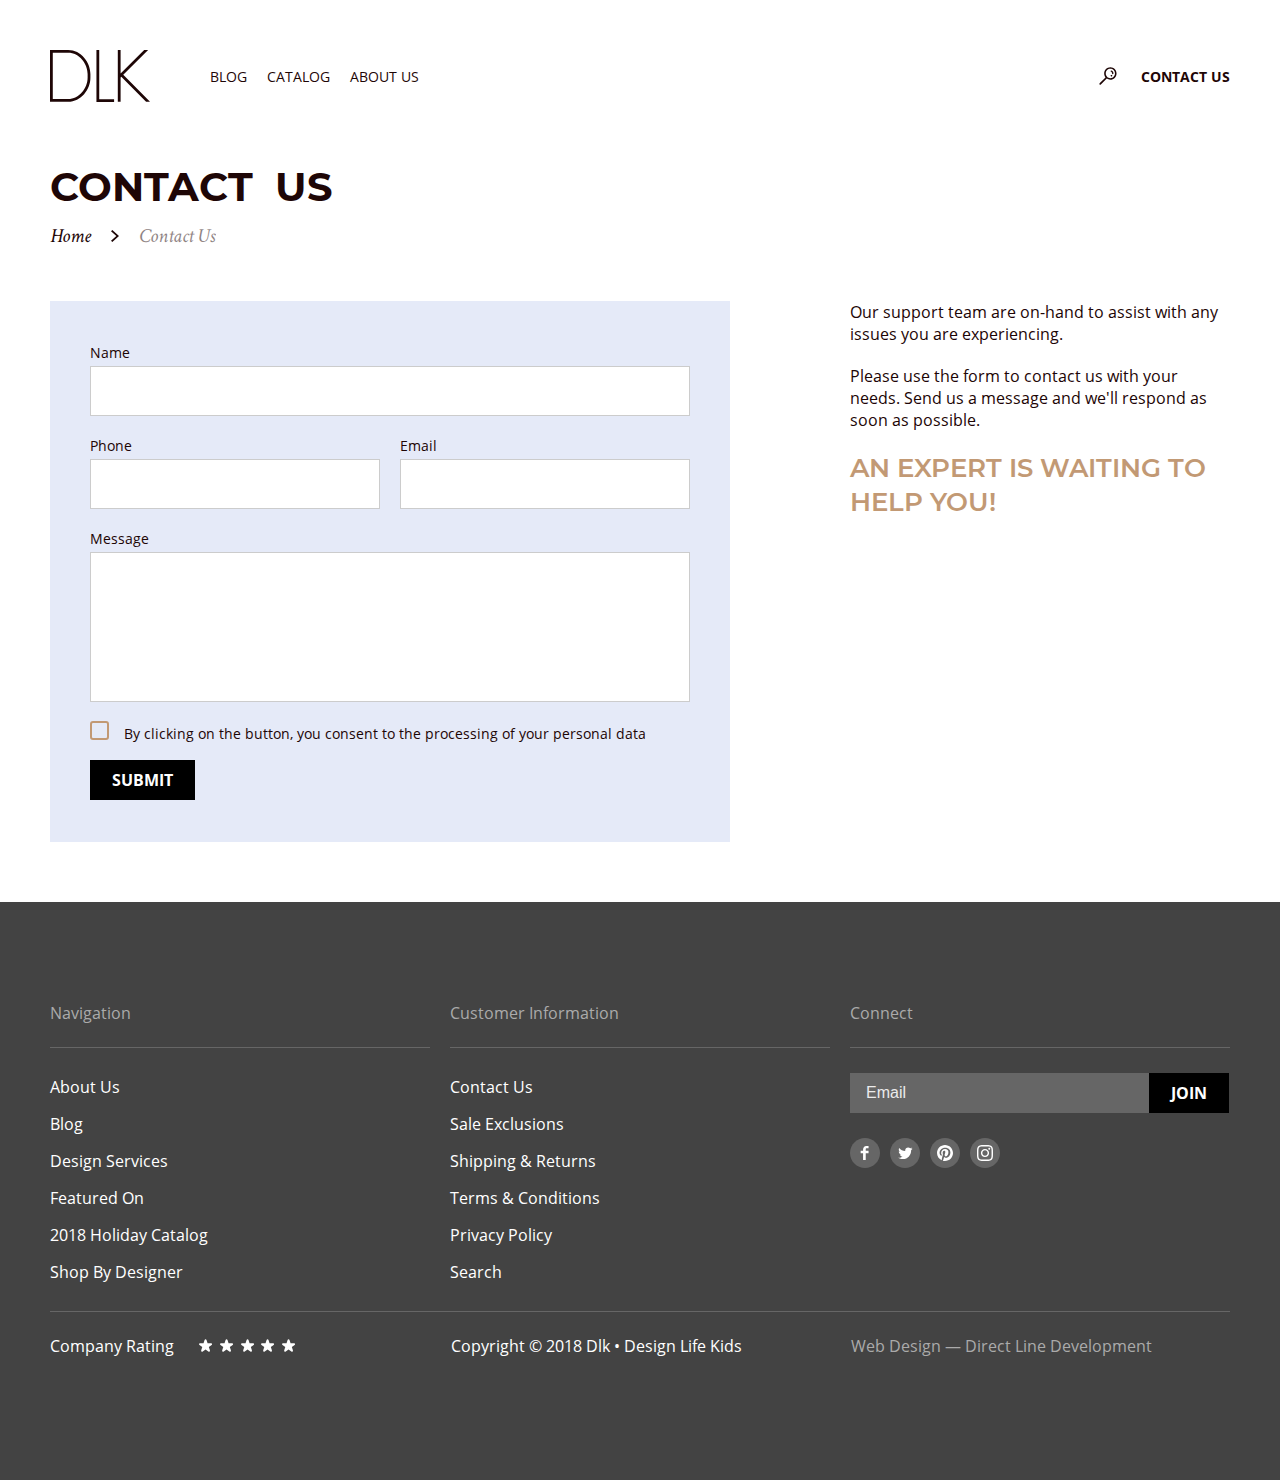
<file: contact.html>
<!DOCTYPE html>
<html lang="en">
<head>
    <meta charset="UTF-8">
    <meta http-equiv="X-UA-Compatible" content="IE=edge">
    <meta name="viewport" content="width=device-width, initial-scale=1.0">
    <title>Contact Us</title>
    <!-- <link rel="stylesheet" href="styles/normolize.css"> -->
    <link rel="stylesheet" href="styles/common.css">
    <link rel="stylesheet" href="styles/contact.css">
</head>
<body>

    <header class="header">
        <a href="index.html" class="logo">
            <svg width="100" height="52" viewBox="0 0 100 52" fill="none" xmlns="http://www.w3.org/2000/svg">
                <path fill-rule="evenodd" clip-rule="evenodd" d="M0 0H18.1129C31.1202 0 40.4058 12.3713 40.4058 24.0356V27.7332C40.4058 39.3974 31.1202 51.7689 18.1129 51.7689H0V0ZM37.6192 24.0356C37.6192 13.5132 29.2167 2.77333 18.1129 2.77333H2.78661V48.9956H18.1129C29.2167 48.9956 37.6192 38.2557 37.6192 27.7333V24.0356Z" fill="#1E0606"/>
                <path d="M46.4435 0H49.2301V49.2267H64.092V52H46.4435V0Z" fill="#1E0606"/>
                <path d="M67.8074 0V51.7689H70.5941V27.3833L71.278 26.7025L96.0884 51.7689H100L73.2485 24.7414L98.1084 0H94.1675L70.5941 23.4612V0H67.8074Z" fill="#1E0606"/>
            </svg>
        </a>
        <nav class="container">
            <ul class="navigation no-dots">
                <li><a href="blog.html">blog</a></li>
                <li><a href="catalog.html">catalog</a></li>
                <li><a href="#">about Us</a></li>
            </ul>
            <svg class="loupe" width="18" height="18" viewBox="0 0 18 18" fill="none" xmlns="http://www.w3.org/2000/svg">
                <path d="M11.3651 0.26001C7.94509 0.26001 5.16509 3.08001 5.16509 6.52001C5.16509 7.98001 5.6651 9.30002 6.4851 10.38L0.605098 16.32C0.265098 16.68 0.265098 17.24 0.605098 17.58C0.785098 17.76 1.0051 17.84 1.2251 17.84C1.4651 17.84 1.6851 17.76 1.8651 17.58L7.7451 11.62C8.7651 12.36 10.0051 12.78 11.3451 12.78C14.7651 12.78 17.5451 9.96001 17.5451 6.52001C17.5651 3.06001 14.7851 0.26001 11.3651 0.26001ZM11.3651 11.2C8.82509 11.2 6.76509 9.10001 6.76509 6.52001C6.76509 3.94001 8.82509 1.84001 11.3651 1.84001C13.9051 1.84001 15.9651 3.94001 15.9651 6.52001C15.9651 9.10001 13.9051 11.2 11.3651 11.2ZM14.4651 6.60001C14.4251 6.94001 14.1251 7.20001 13.7851 7.20001C13.7451 7.20001 13.7251 7.20001 13.6851 7.20001C13.3051 7.14001 13.0451 6.80001 13.0851 6.42001C13.2251 5.38001 12.0651 4.84001 12.0051 4.82001C11.6651 4.66001 11.5051 4.24001 11.6651 3.90001C11.8251 3.56001 12.2251 3.40001 12.5851 3.54001C12.6651 3.56001 14.7451 4.52001 14.4651 6.60001ZM13.0051 8.12001C13.1451 8.26001 13.2451 8.48002 13.2451 8.68002C13.2451 8.90002 13.1651 9.10001 13.0051 9.24002C12.8651 9.38002 12.6451 9.48002 12.4451 9.48002C12.2451 9.48002 12.0251 9.40001 11.8851 9.24002C11.7451 9.10001 11.6451 8.88002 11.6451 8.68002C11.6451 8.48002 11.7251 8.26001 11.8851 8.12001C12.0251 7.98001 12.2451 7.88002 12.4451 7.88002C12.6451 7.88002 12.8451 7.96001 13.0051 8.12001Z" fill="#1E0606"/>
            </svg>
            <a class="navigation-contact" href="contact.html">Contact Us</a>
        </nav>
    </header>

<main class="grid">

    <section class="page-title">
        <h1>Contact&nbsp;&nbsp;Us</h1>
        <ul class="bread-crumbs no-dots">
            <li><a href="index.html">Home</a></li>
            <li class="bread-crumbs__arrow">
                <svg width="8" height="12" viewBox="0 0 8 12" fill="none" xmlns="http://www.w3.org/2000/svg">
                <path fill-rule="evenodd" clip-rule="evenodd" d="M1.31229 0L0 1.17735L5.37541 6L0 10.8227L1.31229 12L8 6L1.31229 0Z" fill="#1E0606"/>
                </svg>
            </li>
            <li>Contact Us</li>
        </ul>
    </section>
<div class="contact-wrapper">
        <form class="form-container" action="get">
            <fieldset class="label-wrapper">
                <label class="contact-label" for="form-name">Name</label>
                <input type="text" id="form-name">
            </fieldset>

            <fieldset class="form-2-column">
                <div>
                    <label class="contact-label" for="form-phone">Phone</label>
                    <input type="text" id="form-phone">
                </div>
                <div>
                    <label class="contact-label" for="form-email">Email</label>
                    <input type="text" id="form-email">
                </div>
            </fieldset>

            <fieldset class="label-wrapper">
                <label class="contact-label" for="form-textarea">Message</label>
                <textarea id="form-textarea" cols="30" rows="5">
                </textarea>
            </fieldset>
            <div class="checkbox-list">
                <input class="custom-checkbox" type="checkbox" id="form-checkbox">
                <label class="checkbox-label" for="form-checkbox">By clicking on the button, you consent to the processing of your personal data</label>
            </div>
                <button class="button" type="submit">submit</button>
        </form>
    
        <div class="contact-text">
            <p>Our support team are on-hand to assist with any issues you are experiencing.</p>
            <p>Please use the form to contact us with your needs. Send us a message and we'll respond as soon as possible.</p>
            <p class="special-paragraph">An expert is waiting to help you!</p>
        </div>
</div>
    

</main>

<footer class="footer">
    <div class="about-footer">
    <div class="first-block-footer">
        <div class="column">
            <h4 class="nav_title">Navigation</h4>
            <ul class="footer-links no-dots">
                <li><a href="#">About Us</a></li>
                <li><a href="blog.html">Blog</a></li>
                <li><a href="#">Design Services</a></li>
                <li><a href="#">Featured On</a></li>
                <li><a href="#">2018 Holiday Catalog</a></li>
                <li><a href="#">Shop By Designer</a></li>
            </ul>
        </div>
        <div class="column">
            <h4 class="nav_title">Customer Information</h4>
            <ul class="footer-links no-dots">
                <li><a href="#">Contact Us</a></li>
                <li><a href="#">Sale Exclusions</a></li>
                <li><a href="#">Shipping & Returns</a></li>
                <li><a href="#">Terms & Conditions</a></li>
                <li><a href="#">Privacy Policy</a></li>
                <li><a href="#">Search</a></li>
            </ul>
        </div>
        <div class="column">
            <h4>Connect</h4>
            <form action="get">
                <input class="email" type="text" placeholder="Email">
                <input class="button" type="submit" value="join">
            </form>
            <ul class="social no-dots">
                <li class="social-item"><a href="#"><svg width="30" height="30" viewBox="0 0 30 30" fill="none" xmlns="http://www.w3.org/2000/svg">
                    <path fill-rule="evenodd" clip-rule="evenodd" d="M0 15C0 6.71573 6.71573 0 15 0C23.2843 0 30 6.71573 30 15C30 23.2843 23.2843 30 15 30C6.71573 30 0 23.2843 0 15Z" fill="#666666"/>
                    <path fill-rule="evenodd" clip-rule="evenodd" d="M18.5527 10.3672H16.2967C16.0307 10.3672 15.7337 10.7172 15.7337 11.1852V12.8142H18.5527V15.1352H15.7337V22.1052H13.0707V15.1352H10.6577V12.8142H13.0707V11.4472C13.0707 9.48823 14.4317 7.89423 16.2967 7.89423H18.5527V10.3672Z" fill="white"/>
                    </svg>
                    </a></li>
                <li class="social-item"><a href="#"><svg width="30" height="30" viewBox="0 0 30 30" fill="none" xmlns="http://www.w3.org/2000/svg">
                    <path fill-rule="evenodd" clip-rule="evenodd" d="M0 15C0 6.71573 6.71573 0 15 0C23.2843 0 30 6.71573 30 15C30 23.2843 23.2843 30 15 30C6.71573 30 0 23.2843 0 15Z" fill="#666666"/>
                    <path fill-rule="evenodd" clip-rule="evenodd" d="M21.1006 12.2891C21.1056 12.4161 21.1096 12.5431 21.1096 12.6721C21.1096 16.5761 18.1366 21.0781 12.7026 21.0781C11.0346 21.0781 9.48058 20.5881 8.17358 19.7501C8.40658 19.7771 8.64158 19.7911 8.87958 19.7911C10.2636 19.7911 11.5376 19.3181 12.5486 18.5251C11.2556 18.5021 10.1656 17.6481 9.78758 16.4751C9.96858 16.5101 10.1546 16.5271 10.3446 16.5271C10.6136 16.5271 10.8746 16.4921 11.1226 16.4241C9.77158 16.1521 8.75158 14.9591 8.75158 13.5271V13.4901C9.15058 13.7111 9.60758 13.8441 10.0916 13.8591C9.29858 13.3301 8.77758 12.4261 8.77758 11.4001C8.77758 10.8591 8.92258 10.3521 9.17658 9.91612C10.6326 11.7031 12.8106 12.8791 15.2656 13.0021C15.2156 12.7851 15.1906 12.5601 15.1906 12.3281C15.1906 10.6971 16.5126 9.37512 18.1446 9.37512C18.9936 9.37512 19.7616 9.73212 20.2996 10.3071C20.9736 10.1761 21.6056 9.93012 22.1766 9.59012C21.9556 10.2811 21.4886 10.8591 20.8766 11.2251C21.4746 11.1541 22.0446 10.9961 22.5756 10.7601C22.1776 11.3521 21.6776 11.8731 21.1006 12.2891Z" fill="white"/>
                    </svg></a></li>
                <li class="social-item"><a href="#"><svg width="30" height="30" viewBox="0 0 30 30" fill="none" xmlns="http://www.w3.org/2000/svg">
                    <path fill-rule="evenodd" clip-rule="evenodd" d="M0 15C0 6.71573 6.71573 0 15 0C23.2843 0 30 6.71573 30 15C30 23.2843 23.2843 30 15 30C6.71573 30 0 23.2843 0 15Z" fill="#666666"/>
                    <path fill-rule="evenodd" clip-rule="evenodd" d="M15.0005 7C10.5825 7 7 10.5816 7 15.0005C7 18.2754 8.97001 21.0902 11.7896 22.3273C11.767 21.7694 11.7858 21.0977 11.9279 20.49C12.0821 19.8408 12.9571 16.1313 12.9571 16.1313C12.9571 16.1313 12.7021 15.6205 12.7021 14.865C12.7021 13.6796 13.3898 12.7943 14.245 12.7943C14.9722 12.7943 15.3241 13.3409 15.3241 13.9957C15.3241 14.7267 14.8575 15.8208 14.6176 16.8341C14.4172 17.6836 15.0428 18.3751 15.8801 18.3751C17.3957 18.3751 18.4165 16.4286 18.4165 14.1218C18.4165 12.3691 17.2358 11.0567 15.088 11.0567C12.6617 11.0567 11.1498 12.8658 11.1498 14.8866C11.1498 15.5847 11.3549 16.0758 11.6767 16.4559C11.8253 16.6318 11.8451 16.7014 11.7914 16.9027C11.7538 17.0486 11.6654 17.4042 11.6287 17.5444C11.5751 17.7466 11.4114 17.82 11.2288 17.7448C10.1102 17.2885 9.58999 16.0645 9.58999 14.6881C9.58999 12.4161 11.5064 9.68972 15.3072 9.68972C18.3619 9.68972 20.3724 11.9015 20.3724 14.2732C20.3724 17.4117 18.6282 19.7562 16.0551 19.7562C15.1924 19.7562 14.3795 19.2895 14.1011 18.7599C14.1011 18.7599 13.6363 20.6029 13.5385 20.9585C13.3691 21.5747 13.037 22.1919 12.7332 22.6717C13.4529 22.8843 14.213 23 15.0005 23C19.4184 23 23 19.4184 23 15.0005C23 10.5816 19.4184 7 15.0005 7Z" fill="white"/>
                    </svg></a></li>
                <li class="social-item"><a href="#"><svg width="30" height="30" viewBox="0 0 30 30" fill="none" xmlns="http://www.w3.org/2000/svg">
                    <path fill-rule="evenodd" clip-rule="evenodd" d="M0 15C0 6.71573 6.71573 0 15 0C23.2843 0 30 6.71573 30 15C30 23.2843 23.2843 30 15 30C6.71573 30 0 23.2843 0 15Z" fill="#666666"/>
                    <path fill-rule="evenodd" clip-rule="evenodd" d="M15 7C12.8273 7 12.5549 7.0092 11.7016 7.04813C10.8501 7.08697 10.2686 7.22223 9.7597 7.42C9.23363 7.62443 8.7875 7.89797 8.3427 8.3427C7.89797 8.7875 7.62443 9.23363 7.42 9.7597C7.22223 10.2686 7.08697 10.8501 7.04813 11.7016C7.0092 12.5549 7 12.8273 7 15C7 17.1727 7.0092 17.4451 7.04813 18.2984C7.08697 19.1499 7.22223 19.7314 7.42 20.2403C7.62443 20.7664 7.89797 21.2125 8.3427 21.6573C8.7875 22.102 9.23363 22.3756 9.7597 22.58C10.2686 22.7778 10.8501 22.913 11.7016 22.9519C12.5549 22.9908 12.8273 23 15 23C17.1727 23 17.4451 22.9908 18.2984 22.9519C19.1499 22.913 19.7314 22.7778 20.2403 22.58C20.7664 22.3756 21.2125 22.102 21.6573 21.6573C22.102 21.2125 22.3756 20.7664 22.58 20.2403C22.7778 19.7314 22.913 19.1499 22.9519 18.2984C22.9908 17.4451 23 17.1727 23 15C23 12.8273 22.9908 12.5549 22.9519 11.7016C22.913 10.8501 22.7778 10.2686 22.58 9.7597C22.3756 9.23363 22.102 8.7875 21.6573 8.3427C21.2125 7.89797 20.7664 7.62443 20.2403 7.42C19.7314 7.22223 19.1499 7.08697 18.2984 7.04813C17.4451 7.0092 17.1727 7 15 7ZM15 8.44143C17.1361 8.44143 17.3891 8.4496 18.2327 8.4881C19.0127 8.52367 19.4363 8.65397 19.7182 8.76353C20.0916 8.90867 20.3581 9.08203 20.638 9.362C20.918 9.6419 21.0913 9.9084 21.2365 10.2818C21.346 10.5637 21.4763 10.9873 21.5119 11.7673C21.5504 12.6109 21.5586 12.8639 21.5586 15C21.5586 17.1361 21.5504 17.3891 21.5119 18.2327C21.4763 19.0127 21.346 19.4363 21.2365 19.7182C21.0913 20.0916 20.918 20.3581 20.638 20.638C20.3581 20.918 20.0916 21.0913 19.7182 21.2365C19.4363 21.346 19.0127 21.4763 18.2327 21.5119C17.3892 21.5504 17.1363 21.5586 15 21.5586C12.8637 21.5586 12.6108 21.5504 11.7673 21.5119C10.9873 21.4763 10.5637 21.346 10.2818 21.2365C9.9084 21.0913 9.64193 20.918 9.36197 20.638C9.08207 20.3581 8.90867 20.0916 8.76353 19.7182C8.65397 19.4363 8.52367 19.0127 8.4881 18.2327C8.4496 17.3891 8.44143 17.1361 8.44143 15C8.44143 12.8639 8.4496 12.6109 8.4881 11.7673C8.52367 10.9873 8.65397 10.5637 8.76353 10.2818C8.90867 9.9084 9.08203 9.6419 9.36197 9.362C9.64193 9.08203 9.9084 8.90867 10.2818 8.76353C10.5637 8.65397 10.9873 8.52367 11.7673 8.4881C12.6109 8.4496 12.8639 8.44143 15 8.44143ZM10.8919 15C10.8919 12.7311 12.7311 10.8919 15 10.8919C17.2689 10.8919 19.1081 12.7311 19.1081 15C19.1081 17.2689 17.2689 19.1081 15 19.1081C12.7311 19.1081 10.8919 17.2689 10.8919 15ZM15 17.6667C13.5272 17.6667 12.3333 16.4728 12.3333 15C12.3333 13.5272 13.5272 12.3333 15 12.3333C16.4728 12.3333 17.6667 13.5272 17.6667 15C17.6667 16.4728 16.4728 17.6667 15 17.6667ZM19.2704 11.6896C19.8006 11.6896 20.2304 11.2598 20.2304 10.7296C20.2304 10.1994 19.8006 9.76957 19.2704 9.76957C18.7402 9.76957 18.3104 10.1994 18.3104 10.7296C18.3104 11.2598 18.7402 11.6896 19.2704 11.6896Z" fill="white"/>
                    </svg>
                    </a></li>
            </ul>
        </div>
    </div>
    <div class="second-block-footer">
                <div class="rating-caption"> Company Rating</div>
                <div class="rating no-dots">
                    <input type="radio" id="rating-item5" name="rating-star" class="rating-star">
                    <label for="rating-item5" class="rating-label">
                        <svg width="14" height="13" viewBox="0 0 14 13" fill="none" xmlns="http://www.w3.org/2000/svg">
                            <path d="M5.60845 0.927052C5.9078 0.0057416 7.21121 0.00574088 7.51056 0.927052L8.58013 4.21885H12.0413C13.0101 4.21885 13.4128 5.45846 12.6291 6.02786L9.82895 8.06231L10.8985 11.3541C11.1979 12.2754 10.1434 13.0415 9.35968 12.4721L6.55951 10.4377L3.75934 12.4721C2.97563 13.0415 1.92115 12.2754 2.2205 11.3541L3.29007 8.06231L0.4899 6.02787C-0.293814 5.45846 0.108961 4.21885 1.07768 4.21885H4.53888L5.60845 0.927052Z" fill="white"/>
                        </svg>
                    </label>
                    <input type="radio" id="rating-item4" name="rating-star" class="rating-star">
                    <label for="rating-item4" class="rating-label">
                            <svg width="14" height="13" viewBox="0 0 14 13" fill="none" xmlns="http://www.w3.org/2000/svg">
                                <path d="M5.60845 0.927052C5.9078 0.0057416 7.21121 0.00574088 7.51056 0.927052L8.58013 4.21885H12.0413C13.0101 4.21885 13.4128 5.45846 12.6291 6.02786L9.82895 8.06231L10.8985 11.3541C11.1979 12.2754 10.1434 13.0415 9.35968 12.4721L6.55951 10.4377L3.75934 12.4721C2.97563 13.0415 1.92115 12.2754 2.2205 11.3541L3.29007 8.06231L0.4899 6.02787C-0.293814 5.45846 0.108961 4.21885 1.07768 4.21885H4.53888L5.60845 0.927052Z" fill="white"/>
                            </svg>
                    </label>

                            <input type="radio" id="rating-item3" name="rating-star" class="rating-star">
                            <label for="rating-item3" class="rating-label">
                                <svg width="14" height="13" viewBox="0 0 14 13" fill="none" xmlns="http://www.w3.org/2000/svg">
                                    <path d="M5.60845 0.927052C5.9078 0.0057416 7.21121 0.00574088 7.51056 0.927052L8.58013 4.21885H12.0413C13.0101 4.21885 13.4128 5.45846 12.6291 6.02786L9.82895 8.06231L10.8985 11.3541C11.1979 12.2754 10.1434 13.0415 9.35968 12.4721L6.55951 10.4377L3.75934 12.4721C2.97563 13.0415 1.92115 12.2754 2.2205 11.3541L3.29007 8.06231L0.4899 6.02787C-0.293814 5.45846 0.108961 4.21885 1.07768 4.21885H4.53888L5.60845 0.927052Z" fill="white"/>
                                </svg>
                            </label>


                            <input type="radio" id="rating-item2" name="rating-star" class="rating-star">
                            <label for="rating-item2" class="rating-label">
                                <svg width="14" height="13" viewBox="0 0 14 13" fill="none" xmlns="http://www.w3.org/2000/svg">
                                    <path d="M5.60845 0.927052C5.9078 0.0057416 7.21121 0.00574088 7.51056 0.927052L8.58013 4.21885H12.0413C13.0101 4.21885 13.4128 5.45846 12.6291 6.02786L9.82895 8.06231L10.8985 11.3541C11.1979 12.2754 10.1434 13.0415 9.35968 12.4721L6.55951 10.4377L3.75934 12.4721C2.97563 13.0415 1.92115 12.2754 2.2205 11.3541L3.29007 8.06231L0.4899 6.02787C-0.293814 5.45846 0.108961 4.21885 1.07768 4.21885H4.53888L5.60845 0.927052Z" fill="white"/>
                                </svg>
                            </label>

                            <input type="radio" id="rating-item1" name="rating-star" class="rating-star">
                            <label for="rating-item1" class="rating-label">
                                <svg width="14" height="13" viewBox="0 0 14 13" fill="none" xmlns="http://www.w3.org/2000/svg">
                                    <path d="M5.60845 0.927052C5.9078 0.0057416 7.21121 0.00574088 7.51056 0.927052L8.58013 4.21885H12.0413C13.0101 4.21885 13.4128 5.45846 12.6291 6.02786L9.82895 8.06231L10.8985 11.3541C11.1979 12.2754 10.1434 13.0415 9.35968 12.4721L6.55951 10.4377L3.75934 12.4721C2.97563 13.0415 1.92115 12.2754 2.2205 11.3541L3.29007 8.06231L0.4899 6.02787C-0.293814 5.45846 0.108961 4.21885 1.07768 4.21885H4.53888L5.60845 0.927052Z" fill="white"/>
                                </svg>
                            </label>
                </div>
                <div class="copyright">Copyright © 2018 Dlk • Design Life Kids</div>
                <a class="design-studio" href="#">Web Design — Direct Line Development</a>
            </div>
        </div>
    </footer>
    <script src="scripts/script.js"></script> 
</body>
</html>
</file>
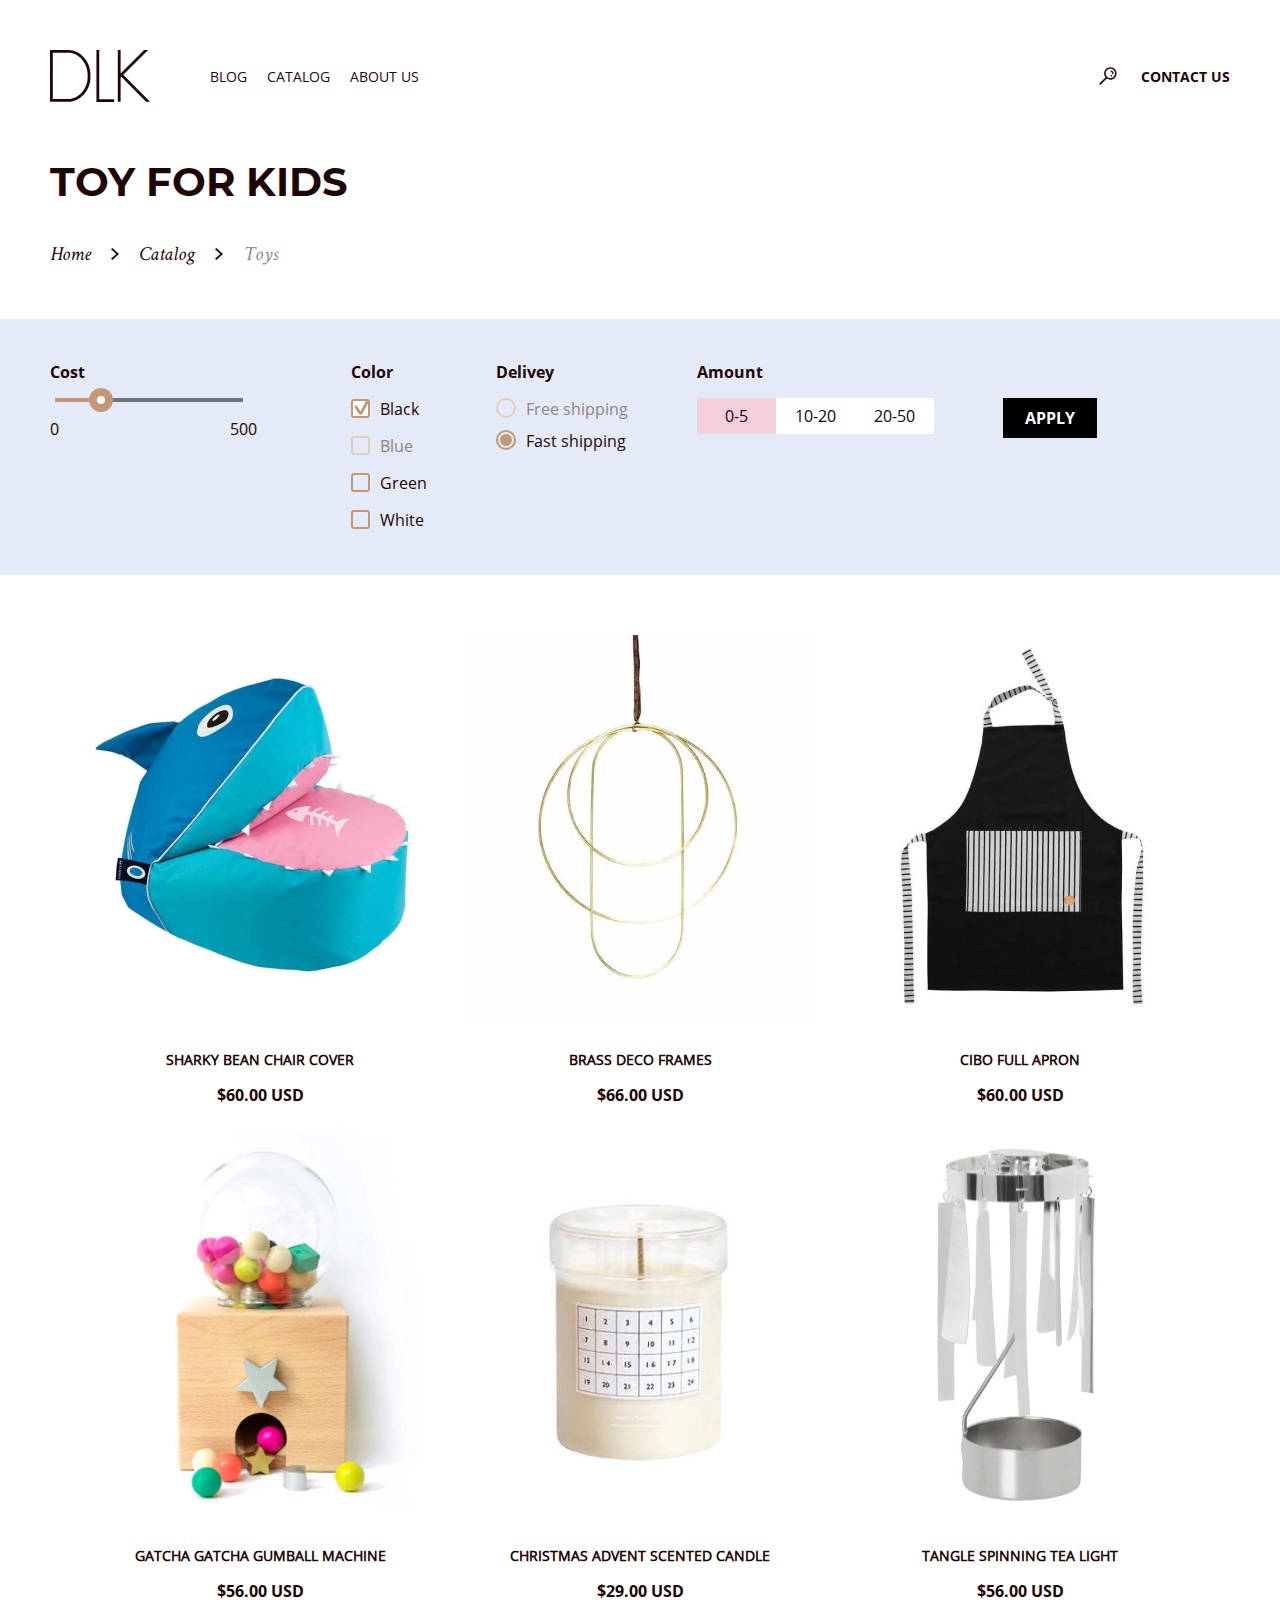
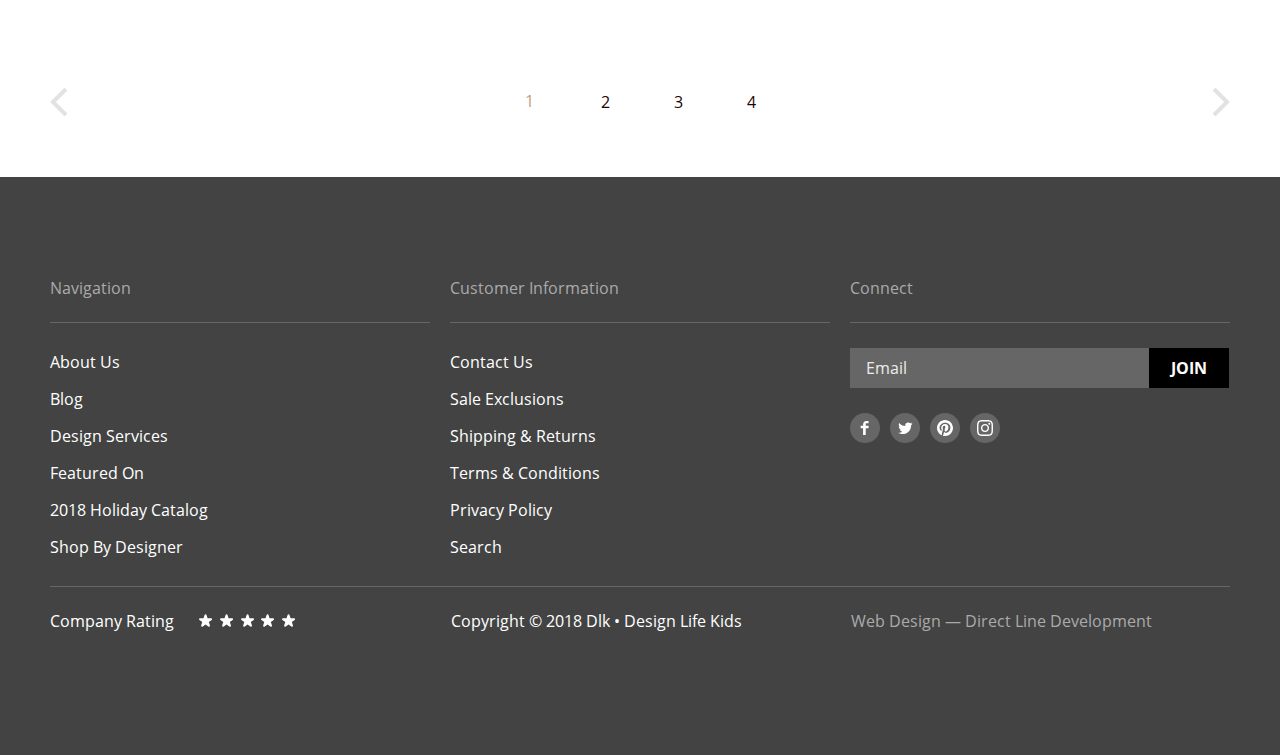
<file: toys.html>
<!DOCTYPE html>
<html lang="en">
<head>
    <meta charset="UTF-8">
    <meta http-equiv="X-UA-Compatible" content="IE=edge">
    <meta name="viewport" content="width=device-width, initial-scale=1.0">
    <title>Toys</title>
    <link rel="stylesheet" href="styles/normolize.css">
    <link rel="stylesheet" href="styles/common.css">
    <link rel="stylesheet" href="styles/toys.css">
</head>
<body>

    <header class="header">
        <a href="index.html" class="logo">
            <svg width="100" height="52" viewBox="0 0 100 52" fill="none" xmlns="http://www.w3.org/2000/svg">
                <path fill-rule="evenodd" clip-rule="evenodd" d="M0 0H18.1129C31.1202 0 40.4058 12.3713 40.4058 24.0356V27.7332C40.4058 39.3974 31.1202 51.7689 18.1129 51.7689H0V0ZM37.6192 24.0356C37.6192 13.5132 29.2167 2.77333 18.1129 2.77333H2.78661V48.9956H18.1129C29.2167 48.9956 37.6192 38.2557 37.6192 27.7333V24.0356Z" fill="#1E0606"/>
                <path d="M46.4435 0H49.2301V49.2267H64.092V52H46.4435V0Z" fill="#1E0606"/>
                <path d="M67.8074 0V51.7689H70.5941V27.3833L71.278 26.7025L96.0884 51.7689H100L73.2485 24.7414L98.1084 0H94.1675L70.5941 23.4612V0H67.8074Z" fill="#1E0606"/>
            </svg>
        </a>
        <nav class="container">
            <ul class="navigation no-dots">
                <li><a href="blog.html">blog</a></li>
                <li><a href="catalog.html">catalog</a></li>
                <li>about Us</li>
            </ul>
            <svg class="loupe" width="18" height="18" viewBox="0 0 18 18" fill="none" xmlns="http://www.w3.org/2000/svg">
                <path d="M11.3651 0.26001C7.94509 0.26001 5.16509 3.08001 5.16509 6.52001C5.16509 7.98001 5.6651 9.30002 6.4851 10.38L0.605098 16.32C0.265098 16.68 0.265098 17.24 0.605098 17.58C0.785098 17.76 1.0051 17.84 1.2251 17.84C1.4651 17.84 1.6851 17.76 1.8651 17.58L7.7451 11.62C8.7651 12.36 10.0051 12.78 11.3451 12.78C14.7651 12.78 17.5451 9.96001 17.5451 6.52001C17.5651 3.06001 14.7851 0.26001 11.3651 0.26001ZM11.3651 11.2C8.82509 11.2 6.76509 9.10001 6.76509 6.52001C6.76509 3.94001 8.82509 1.84001 11.3651 1.84001C13.9051 1.84001 15.9651 3.94001 15.9651 6.52001C15.9651 9.10001 13.9051 11.2 11.3651 11.2ZM14.4651 6.60001C14.4251 6.94001 14.1251 7.20001 13.7851 7.20001C13.7451 7.20001 13.7251 7.20001 13.6851 7.20001C13.3051 7.14001 13.0451 6.80001 13.0851 6.42001C13.2251 5.38001 12.0651 4.84001 12.0051 4.82001C11.6651 4.66001 11.5051 4.24001 11.6651 3.90001C11.8251 3.56001 12.2251 3.40001 12.5851 3.54001C12.6651 3.56001 14.7451 4.52001 14.4651 6.60001ZM13.0051 8.12001C13.1451 8.26001 13.2451 8.48002 13.2451 8.68002C13.2451 8.90002 13.1651 9.10001 13.0051 9.24002C12.8651 9.38002 12.6451 9.48002 12.4451 9.48002C12.2451 9.48002 12.0251 9.40001 11.8851 9.24002C11.7451 9.10001 11.6451 8.88002 11.6451 8.68002C11.6451 8.48002 11.7251 8.26001 11.8851 8.12001C12.0251 7.98001 12.2451 7.88002 12.4451 7.88002C12.6451 7.88002 12.8451 7.96001 13.0051 8.12001Z" fill="#1E0606"/>
            </svg>
            <a class="navigation-contact" href="contact.html">Contact Us</a>
        </nav>
    </header>

    <div class="page-title-container grid">
        <h1 class="page-title">Toy for kids</h1>
        <ul class="bread-crumbs no-dots">
            <li><a href="index.html">Home</a></li>
            <li class="bread-crumbs__arrow">
                <svg width="8" height="12" viewBox="0 0 8 12" fill="none" xmlns="http://www.w3.org/2000/svg">
                <path fill-rule="evenodd" clip-rule="evenodd" d="M1.31229 0L0 1.17735L5.37541 6L0 10.8227L1.31229 12L8 6L1.31229 0Z" fill="#1E0606"/>
                </svg>
            </li>
            <li><a href="catalog.html">Catalog</a></li>
            <li class="bread-crumbs__arrow">
                <svg width="8" height="12" viewBox="0 0 8 12" fill="none" xmlns="http://www.w3.org/2000/svg">
                <path fill-rule="evenodd" clip-rule="evenodd" d="M1.31229 0L0 1.17735L5.37541 6L0 10.8227L1.31229 12L8 6L1.31229 0Z" fill="#1E0606"/>
                </svg>
            </li>
            <li>Toys</li>
        </ul>
    </div>
    <section class="toys-grid">
        <div class="about-toys">
            <fieldset class="input-selector">

                <div class="slider-container">
                    <h2>Cost</h2>
                    <div class="custom-slider"></div>
                    <div class="slider-numbers">
                        <div>0</div>
                        <div>500</div>
                    </div>
                </div>
                <div class="color-container">
                    <h2>Color</h2>
                    <ul class="checkbox-list color no-dots">
                        <li><input class="custom-checkbox" type="checkbox" id="black" name="black" checked>
                            <label class="checkbox-label" for="black">Black</label></li>
                        <li><input class="custom-checkbox" type="checkbox" id="blue" name="blue" disabled>
                            <label class="checkbox-label" for="blue">Blue</label></li>
                        <li><input class="custom-checkbox" type="checkbox" id="green" name="green">
                            <label class="checkbox-label" for="green">Green</label></li>
                        <li><input class="custom-checkbox" type="checkbox" id="white" name="white">
                            <label class="checkbox-label" for="white">White</label></li>
                    </ul>
                </div>
                <div class="delivery-container">
                    <h2>Delivey</h2>
                    <ul class="radio-list no-dots">
                        <li><input class="custom-radio" type="radio" name="method" id="free" disabled>
                            <label class="radio-label" for="free">Free shipping</label> </li>
                        <li><input class="custom-radio" type="radio" name="method" id="fast" checked >
                            <label class="radio-label" for="fast">Fast shipping</label> </li>
                    </ul>
                </div>
                <div class="amount-container">
                    <h2>Amount</h2>
                    <ul class="radio-button-list no-dots">
                        <li class="custom-radio-button"><input type="radio" value="0-5" name="amount" id="radio-1" checked>
                            <label for="radio-1">0-5</label></li>
                        <li class="custom-radio-button"><input type="radio" value="10-20" name="amount" id="radio-2">
                            <label for="radio-2">10-20</label></li>
                        <li class="custom-radio-button"><input type="radio" value="20-50" name="amount" id="radio-3">
                            <label for="radio-3">20-50</label></li> 
                    </ul>
                </div>
                <button type="submit" class="button">apply</button>
        </fieldset>
    </div>
    
    </section>
<main class="grid">
        <section class="products">
            <ul class="no-dots container" >
                <li class="toy-card">
                    <img src="/images/toys/shark.png" alt="" width="380" height="385">
                    <h2 class="product-name">sharky bean chair cover</h2>
                    <p class="price">$60.00 USD</p>
                    <div class="hover-text"><a href="#">Learn more</a> </div>
                </li>
                <li class="toy-card"><img src="/images/toys/lamp.png" alt="" width="380" height="385">
                    <h2 class="product-name">brass deco frames</h2>
                    <p class="price">$66.00 USD</p>
                    <div class="hover-text"><a href="#">Learn more</a> </div>
                </li>
                <li class="toy-card"><img src="/images/toys/apron.png" alt="">
                    <h2 class="product-name">cibo full apron</h2>
                    <p class="price">$60.00 USD</p>
                    <div class="hover-text"><a href="#">Learn more</a> </div>
                </li>
                <li class="toy-card"><img src="/images/toys/gatcha-macine.png" alt="" width="380" height="385">
                    <h2 class="product-name">gatcha gatcha gumball machine</h2>
                    <p class="price">$56.00 USD</p>
                    <div class="hover-text"><a href="#">Learn more</a> </div>
                </li>
                <li class="toy-card"><img src="/images/toys/candle.png" alt="" width="380" height="385">
                    <h2 class="product-name">christmas advent scented candle</h2>
                    <p class="price">$29.00 USD</p>
                    <div class="hover-text"><a href="#">Learn more</a> </div>
                </li>
                <li class="toy-card"><img src="/images/toys/light.png" alt="" width="380" height="385">
                    <h2 class="product-name">tangle spinning tea light</h2>
                    <p class="price">$56.00 USD</p>
                    <div class="hover-text"><a href="#">Learn more</a> </div>
                </li>
            </ul>
        </section>
        <div class="pagination-bar">
            <svg width="18" height="30" viewBox="0 0 18 30" fill="none" xmlns="http://www.w3.org/2000/svg">
                <path d="M16 2L3 15L16 28" stroke="#1E0606" stroke-opacity="0.12" stroke-width="4"/>
            </svg>
            
            <ul class="pagination-numbers no-dots">
                    <li>1</li>
                    <li>2</li>
                    <li>3</li>
                    <li>4</li>
            </ul>

            <svg width="18" height="30" viewBox="0 0 18 30" fill="none" xmlns="http://www.w3.org/2000/svg">
                <path d="M2 2L15 15L2 28" stroke="#1E0606" stroke-opacity="0.12" stroke-width="4"/>
            </svg>
        </div>
</main>

    

<footer class="footer">
    <div class="about-footer">
        <div class="first-block-footer">
            <div class="column">
                <h4 class="nav_title">Navigation</h4>
                <ul class="footer-links no-dots">
                    <li><a href="#">About Us</a></li>
                    <li><a href="blog.html">Blog</a></li>
                    <li><a href="#">Design Services</a></li>
                    <li><a href="#">Featured On</a></li>
                    <li><a href="#">2018 Holiday Catalog</a></li>
                    <li><a href="#">Shop By Designer</a></li>
                </ul>
            </div>
            <div class="column">
                <h4 class="nav_title">Customer Information</h4>
                <ul class="footer-links no-dots">
                    <li><a href="#">Contact Us</a></li>
                    <li><a href="#">Sale Exclusions</a></li>
                    <li><a href="#">Shipping & Returns</a></li>
                    <li><a href="#">Terms & Conditions</a></li>
                    <li><a href="#">Privacy Policy</a></li>
                    <li><a href="#">Search</a></li>
                </ul>
            </div>
            <div class="column">
                <h4>Connect</h4>
                <form action="get">
                    <input class="email" type="text" placeholder="Email">
                    <input class="button" type="submit" value="join">
                </form>
                <ul class="social no-dots">
                    <li class="social-item"><a href="#"><svg width="30" height="30" viewBox="0 0 30 30" fill="none" xmlns="http://www.w3.org/2000/svg">
                        <path fill-rule="evenodd" clip-rule="evenodd" d="M0 15C0 6.71573 6.71573 0 15 0C23.2843 0 30 6.71573 30 15C30 23.2843 23.2843 30 15 30C6.71573 30 0 23.2843 0 15Z" fill="#666666"/>
                        <path fill-rule="evenodd" clip-rule="evenodd" d="M18.5527 10.3672H16.2967C16.0307 10.3672 15.7337 10.7172 15.7337 11.1852V12.8142H18.5527V15.1352H15.7337V22.1052H13.0707V15.1352H10.6577V12.8142H13.0707V11.4472C13.0707 9.48823 14.4317 7.89423 16.2967 7.89423H18.5527V10.3672Z" fill="white"/>
                        </svg>
                        </a></li>
                    <li class="social-item"><a href="#"><svg width="30" height="30" viewBox="0 0 30 30" fill="none" xmlns="http://www.w3.org/2000/svg">
                        <path fill-rule="evenodd" clip-rule="evenodd" d="M0 15C0 6.71573 6.71573 0 15 0C23.2843 0 30 6.71573 30 15C30 23.2843 23.2843 30 15 30C6.71573 30 0 23.2843 0 15Z" fill="#666666"/>
                        <path fill-rule="evenodd" clip-rule="evenodd" d="M21.1006 12.2891C21.1056 12.4161 21.1096 12.5431 21.1096 12.6721C21.1096 16.5761 18.1366 21.0781 12.7026 21.0781C11.0346 21.0781 9.48058 20.5881 8.17358 19.7501C8.40658 19.7771 8.64158 19.7911 8.87958 19.7911C10.2636 19.7911 11.5376 19.3181 12.5486 18.5251C11.2556 18.5021 10.1656 17.6481 9.78758 16.4751C9.96858 16.5101 10.1546 16.5271 10.3446 16.5271C10.6136 16.5271 10.8746 16.4921 11.1226 16.4241C9.77158 16.1521 8.75158 14.9591 8.75158 13.5271V13.4901C9.15058 13.7111 9.60758 13.8441 10.0916 13.8591C9.29858 13.3301 8.77758 12.4261 8.77758 11.4001C8.77758 10.8591 8.92258 10.3521 9.17658 9.91612C10.6326 11.7031 12.8106 12.8791 15.2656 13.0021C15.2156 12.7851 15.1906 12.5601 15.1906 12.3281C15.1906 10.6971 16.5126 9.37512 18.1446 9.37512C18.9936 9.37512 19.7616 9.73212 20.2996 10.3071C20.9736 10.1761 21.6056 9.93012 22.1766 9.59012C21.9556 10.2811 21.4886 10.8591 20.8766 11.2251C21.4746 11.1541 22.0446 10.9961 22.5756 10.7601C22.1776 11.3521 21.6776 11.8731 21.1006 12.2891Z" fill="white"/>
                        </svg></a></li>
                    <li class="social-item"><a href="#"><svg width="30" height="30" viewBox="0 0 30 30" fill="none" xmlns="http://www.w3.org/2000/svg">
                        <path fill-rule="evenodd" clip-rule="evenodd" d="M0 15C0 6.71573 6.71573 0 15 0C23.2843 0 30 6.71573 30 15C30 23.2843 23.2843 30 15 30C6.71573 30 0 23.2843 0 15Z" fill="#666666"/>
                        <path fill-rule="evenodd" clip-rule="evenodd" d="M15.0005 7C10.5825 7 7 10.5816 7 15.0005C7 18.2754 8.97001 21.0902 11.7896 22.3273C11.767 21.7694 11.7858 21.0977 11.9279 20.49C12.0821 19.8408 12.9571 16.1313 12.9571 16.1313C12.9571 16.1313 12.7021 15.6205 12.7021 14.865C12.7021 13.6796 13.3898 12.7943 14.245 12.7943C14.9722 12.7943 15.3241 13.3409 15.3241 13.9957C15.3241 14.7267 14.8575 15.8208 14.6176 16.8341C14.4172 17.6836 15.0428 18.3751 15.8801 18.3751C17.3957 18.3751 18.4165 16.4286 18.4165 14.1218C18.4165 12.3691 17.2358 11.0567 15.088 11.0567C12.6617 11.0567 11.1498 12.8658 11.1498 14.8866C11.1498 15.5847 11.3549 16.0758 11.6767 16.4559C11.8253 16.6318 11.8451 16.7014 11.7914 16.9027C11.7538 17.0486 11.6654 17.4042 11.6287 17.5444C11.5751 17.7466 11.4114 17.82 11.2288 17.7448C10.1102 17.2885 9.58999 16.0645 9.58999 14.6881C9.58999 12.4161 11.5064 9.68972 15.3072 9.68972C18.3619 9.68972 20.3724 11.9015 20.3724 14.2732C20.3724 17.4117 18.6282 19.7562 16.0551 19.7562C15.1924 19.7562 14.3795 19.2895 14.1011 18.7599C14.1011 18.7599 13.6363 20.6029 13.5385 20.9585C13.3691 21.5747 13.037 22.1919 12.7332 22.6717C13.4529 22.8843 14.213 23 15.0005 23C19.4184 23 23 19.4184 23 15.0005C23 10.5816 19.4184 7 15.0005 7Z" fill="white"/>
                        </svg></a></li>
                    <li class="social-item"><a href="#"><svg width="30" height="30" viewBox="0 0 30 30" fill="none" xmlns="http://www.w3.org/2000/svg">
                        <path fill-rule="evenodd" clip-rule="evenodd" d="M0 15C0 6.71573 6.71573 0 15 0C23.2843 0 30 6.71573 30 15C30 23.2843 23.2843 30 15 30C6.71573 30 0 23.2843 0 15Z" fill="#666666"/>
                        <path fill-rule="evenodd" clip-rule="evenodd" d="M15 7C12.8273 7 12.5549 7.0092 11.7016 7.04813C10.8501 7.08697 10.2686 7.22223 9.7597 7.42C9.23363 7.62443 8.7875 7.89797 8.3427 8.3427C7.89797 8.7875 7.62443 9.23363 7.42 9.7597C7.22223 10.2686 7.08697 10.8501 7.04813 11.7016C7.0092 12.5549 7 12.8273 7 15C7 17.1727 7.0092 17.4451 7.04813 18.2984C7.08697 19.1499 7.22223 19.7314 7.42 20.2403C7.62443 20.7664 7.89797 21.2125 8.3427 21.6573C8.7875 22.102 9.23363 22.3756 9.7597 22.58C10.2686 22.7778 10.8501 22.913 11.7016 22.9519C12.5549 22.9908 12.8273 23 15 23C17.1727 23 17.4451 22.9908 18.2984 22.9519C19.1499 22.913 19.7314 22.7778 20.2403 22.58C20.7664 22.3756 21.2125 22.102 21.6573 21.6573C22.102 21.2125 22.3756 20.7664 22.58 20.2403C22.7778 19.7314 22.913 19.1499 22.9519 18.2984C22.9908 17.4451 23 17.1727 23 15C23 12.8273 22.9908 12.5549 22.9519 11.7016C22.913 10.8501 22.7778 10.2686 22.58 9.7597C22.3756 9.23363 22.102 8.7875 21.6573 8.3427C21.2125 7.89797 20.7664 7.62443 20.2403 7.42C19.7314 7.22223 19.1499 7.08697 18.2984 7.04813C17.4451 7.0092 17.1727 7 15 7ZM15 8.44143C17.1361 8.44143 17.3891 8.4496 18.2327 8.4881C19.0127 8.52367 19.4363 8.65397 19.7182 8.76353C20.0916 8.90867 20.3581 9.08203 20.638 9.362C20.918 9.6419 21.0913 9.9084 21.2365 10.2818C21.346 10.5637 21.4763 10.9873 21.5119 11.7673C21.5504 12.6109 21.5586 12.8639 21.5586 15C21.5586 17.1361 21.5504 17.3891 21.5119 18.2327C21.4763 19.0127 21.346 19.4363 21.2365 19.7182C21.0913 20.0916 20.918 20.3581 20.638 20.638C20.3581 20.918 20.0916 21.0913 19.7182 21.2365C19.4363 21.346 19.0127 21.4763 18.2327 21.5119C17.3892 21.5504 17.1363 21.5586 15 21.5586C12.8637 21.5586 12.6108 21.5504 11.7673 21.5119C10.9873 21.4763 10.5637 21.346 10.2818 21.2365C9.9084 21.0913 9.64193 20.918 9.36197 20.638C9.08207 20.3581 8.90867 20.0916 8.76353 19.7182C8.65397 19.4363 8.52367 19.0127 8.4881 18.2327C8.4496 17.3891 8.44143 17.1361 8.44143 15C8.44143 12.8639 8.4496 12.6109 8.4881 11.7673C8.52367 10.9873 8.65397 10.5637 8.76353 10.2818C8.90867 9.9084 9.08203 9.6419 9.36197 9.362C9.64193 9.08203 9.9084 8.90867 10.2818 8.76353C10.5637 8.65397 10.9873 8.52367 11.7673 8.4881C12.6109 8.4496 12.8639 8.44143 15 8.44143ZM10.8919 15C10.8919 12.7311 12.7311 10.8919 15 10.8919C17.2689 10.8919 19.1081 12.7311 19.1081 15C19.1081 17.2689 17.2689 19.1081 15 19.1081C12.7311 19.1081 10.8919 17.2689 10.8919 15ZM15 17.6667C13.5272 17.6667 12.3333 16.4728 12.3333 15C12.3333 13.5272 13.5272 12.3333 15 12.3333C16.4728 12.3333 17.6667 13.5272 17.6667 15C17.6667 16.4728 16.4728 17.6667 15 17.6667ZM19.2704 11.6896C19.8006 11.6896 20.2304 11.2598 20.2304 10.7296C20.2304 10.1994 19.8006 9.76957 19.2704 9.76957C18.7402 9.76957 18.3104 10.1994 18.3104 10.7296C18.3104 11.2598 18.7402 11.6896 19.2704 11.6896Z" fill="white"/>
                        </svg>
                        </a></li>
                </ul>
            </div>
        </div>
        <div class="second-block-footer">
            <div class="rating-caption"> Company Rating</div>
                    <div class="rating no-dots">
                        <input type="radio" id="rating-item5" name="rating-star" class="rating-star">
                        <label for="rating-item5" class="rating-label">
                            <svg width="14" height="13" viewBox="0 0 14 13" fill="none" xmlns="http://www.w3.org/2000/svg">
                                <path d="M5.60845 0.927052C5.9078 0.0057416 7.21121 0.00574088 7.51056 0.927052L8.58013 4.21885H12.0413C13.0101 4.21885 13.4128 5.45846 12.6291 6.02786L9.82895 8.06231L10.8985 11.3541C11.1979 12.2754 10.1434 13.0415 9.35968 12.4721L6.55951 10.4377L3.75934 12.4721C2.97563 13.0415 1.92115 12.2754 2.2205 11.3541L3.29007 8.06231L0.4899 6.02787C-0.293814 5.45846 0.108961 4.21885 1.07768 4.21885H4.53888L5.60845 0.927052Z" fill="white"/>
                            </svg>
                        </label>
                        <input type="radio" id="rating-item4" name="rating-star" class="rating-star">
                        <label for="rating-item4" class="rating-label">
                                <svg width="14" height="13" viewBox="0 0 14 13" fill="none" xmlns="http://www.w3.org/2000/svg">
                                    <path d="M5.60845 0.927052C5.9078 0.0057416 7.21121 0.00574088 7.51056 0.927052L8.58013 4.21885H12.0413C13.0101 4.21885 13.4128 5.45846 12.6291 6.02786L9.82895 8.06231L10.8985 11.3541C11.1979 12.2754 10.1434 13.0415 9.35968 12.4721L6.55951 10.4377L3.75934 12.4721C2.97563 13.0415 1.92115 12.2754 2.2205 11.3541L3.29007 8.06231L0.4899 6.02787C-0.293814 5.45846 0.108961 4.21885 1.07768 4.21885H4.53888L5.60845 0.927052Z" fill="white"/>
                                </svg>
                        </label>
    
                                <input type="radio" id="rating-item3" name="rating-star" class="rating-star">
                                <label for="rating-item3" class="rating-label">
                                    <svg width="14" height="13" viewBox="0 0 14 13" fill="none" xmlns="http://www.w3.org/2000/svg">
                                        <path d="M5.60845 0.927052C5.9078 0.0057416 7.21121 0.00574088 7.51056 0.927052L8.58013 4.21885H12.0413C13.0101 4.21885 13.4128 5.45846 12.6291 6.02786L9.82895 8.06231L10.8985 11.3541C11.1979 12.2754 10.1434 13.0415 9.35968 12.4721L6.55951 10.4377L3.75934 12.4721C2.97563 13.0415 1.92115 12.2754 2.2205 11.3541L3.29007 8.06231L0.4899 6.02787C-0.293814 5.45846 0.108961 4.21885 1.07768 4.21885H4.53888L5.60845 0.927052Z" fill="white"/>
                                    </svg>
                                </label>
    
    
                                <input type="radio" id="rating-item2" name="rating-star" class="rating-star">
                                <label for="rating-item2" class="rating-label">
                                    <svg width="14" height="13" viewBox="0 0 14 13" fill="none" xmlns="http://www.w3.org/2000/svg">
                                        <path d="M5.60845 0.927052C5.9078 0.0057416 7.21121 0.00574088 7.51056 0.927052L8.58013 4.21885H12.0413C13.0101 4.21885 13.4128 5.45846 12.6291 6.02786L9.82895 8.06231L10.8985 11.3541C11.1979 12.2754 10.1434 13.0415 9.35968 12.4721L6.55951 10.4377L3.75934 12.4721C2.97563 13.0415 1.92115 12.2754 2.2205 11.3541L3.29007 8.06231L0.4899 6.02787C-0.293814 5.45846 0.108961 4.21885 1.07768 4.21885H4.53888L5.60845 0.927052Z" fill="white"/>
                                    </svg>
                                </label>
    
                                <input type="radio" id="rating-item1" name="rating-star" class="rating-star">
                                <label for="rating-item1" class="rating-label">
                                    <svg width="14" height="13" viewBox="0 0 14 13" fill="none" xmlns="http://www.w3.org/2000/svg">
                                        <path d="M5.60845 0.927052C5.9078 0.0057416 7.21121 0.00574088 7.51056 0.927052L8.58013 4.21885H12.0413C13.0101 4.21885 13.4128 5.45846 12.6291 6.02786L9.82895 8.06231L10.8985 11.3541C11.1979 12.2754 10.1434 13.0415 9.35968 12.4721L6.55951 10.4377L3.75934 12.4721C2.97563 13.0415 1.92115 12.2754 2.2205 11.3541L3.29007 8.06231L0.4899 6.02787C-0.293814 5.45846 0.108961 4.21885 1.07768 4.21885H4.53888L5.60845 0.927052Z" fill="white"/>
                                    </svg>
                                </label>
                    </div>
                    <div class="copyright">Copyright © 2018 Dlk • Design Life Kids</div>
                    <a class="design-studio" href="#">Web Design — Direct Line Development</a>
            </div>
    </div>
</footer>
<script src="scripts/script.js"></script> 
</body>
</html>
</file>
<file: styles/common.css>
@font-face {
    font-family: Montserrat;
    src: url(fonts/Montserrat-Bold.ttf);
    font-style: sans-serif;
    font-weight: 700;
}
@font-face {
    font-family: Montserrat-semibold;
    src: url(fonts/Montserrat-SemiBold.ttf);
    font-style: sans-serif;
    font-weight: 600;
}
@font-face {
    font-family: Montserrat-th;
    src: url(fonts/Montserrat-Thin.ttf);
    font-style: sans-serif;
    font-weight: 300;
}
@font-face {
    font-family: Open-Sans;
    src: url(fonts/OpenSans-Regular.ttf);
    font-style: sans-serif;
    font-weight: 400;
}
@font-face {
    font-family: OpenSans-bold;
    src: url(fonts/OpenSans-Bold.ttf);
    font-weight: 700;
    font-style: sans-serif;
}

@font-face {
    font-family: Crimson-Text-Italic;
    src: url(fonts/CrimsonText-Italic.ttf);
    font-style: italic;
    font-weight: 400;
}
@font-face {
    font-family: Crimson-Text-Italic-bold;
    src: url(fonts/CrimsonText-BoldItalic.ttf);
    font-style: italic;
    font-weight: 700;
}
* {
    box-sizing: border-box;
    margin: 0;
    padding: 0;
}
.grid{
    display: flex;
    flex-direction: column;
    margin-left: auto;
    margin-right: auto;
    max-width: 1180px;
    width: 100%;
}
img {
    display: block;
    max-width: 100%;
}
body {
    font-family: Open-Sans;
    color: #1E0606;
    font-size: 16px;
    line-height: 22px;
}
.hidden {
    font-size: 0;
    width: 0;
    height: 0;
    margin: 0;
}
a {
    text-decoration: none;
    color: inherit;
 }
.no-dots {
    list-style-type:none;
    padding: 0;
    margin: 0;
}
.container {
    display: flex;
    width: 100%;
    flex-wrap: wrap;
}
.wrapper {
    display: flex;
    flex-direction: column;
}
h2 {
    line-height: 46px;
}
h3 {
    font-family: Crimson-Text-Italic;
    font-weight: 400;
    font-size: 26px;
    line-height: 32px;
}
h1 {
    line-height: 100%;
}
.page-title {
    margin-top: 60px;
}
.button {
    background: #000000;
    display: block;
    box-sizing: border-box;
    color: #FFFFFF;
    font-family: OpenSans-bold;
    line-height: 22px;
    font-size: 16px;
    border: none;
    text-align: center;
    cursor: pointer;
    text-transform: uppercase;
    padding: 9px 22px;
}

.button:hover {
    background: #C29974;
}
.button:active {
    background: #CFAF91;
}
.button:disabled {
    background: #C1C1C1;
}

/* FORM */

fieldset {
    border: none;
}
textarea {
    resize: none;
}

/* HEADER */


.logo {
    margin-right: 60px;
    display: inline-flex;
 }
.header {
    display: flex;
    max-width: 1180px;
    width: 100%;
    align-items: center;
    text-transform: uppercase;
    padding-top: 50px;
    margin: 0 auto;
}
.header a:hover{
    color: #8F8383;
}
.logo svg:hover path,
.loupe:hover path {
    fill: #8F8383;
    cursor: pointer;
}
.header a:active {
    color: #D2CDCD;
}
.logo svg:active path,
.loupe:active path {
    fill: #D2CDCD;
}

.navigation{
    display: flex;
    margin-right: auto;
}
nav {
    font-size: 14px;
    line-height: 19px;
}
.navigation a {
    margin-right: 20px;
    display: block;
}
.navigation-contact {
    font-family: OpenSans-bold;
    line-height: 19px;
    margin-left: 24px;
    display: block;
}

h1,h2 {
    font-family: Montserrat;
    font-size: 40px;
    text-transform: uppercase;
}
h2 {
    font-size: 38px;
}

/* BREAD-CRUMBS */

.bread-crumbs {
    display: flex;
    margin-top: 15px;
    margin-bottom: 50px;
    font-family: Crimson-Text-Italic;
    font-size: 20px;
    line-height: 25px;
}
.bread-crumbs__arrow {
    padding: 0 20px;
}
.bread-crumbs li:last-child{
    opacity: 0.5;
}
/* CUSTOM-INPUT*/

.checkbox-list{
    flex-direction: column;
}
.custom-checkbox,
.custom-radio {
    display: none;
}

.custom-checkbox + label,
.custom-radio + label {
    cursor: pointer;
}
.checkbox-list label,
.radio-list label{
    display: flex;
    position: relative;
    padding-left: 29px;
}
.radio-list label {
    padding-left: 30px;
}
.checkbox-label::before,
.checkbox-label::after,
.radio-label::before,
.radio-label::after {
    content: '';
    display: block;
    position: absolute;
    box-sizing: border-box;
    left: 0;
}
.radio-label::before {
    width: 20px;
    height: 20px;
    border-radius: 50%;
}
.checkbox-label::before {
    width: 19px;
    height: 19px;
    border-radius: 3px;
    top: 1px;
}
.checkbox-label::before,
.radio-label::before {
    border: 2px solid #C29974;
    z-index: 1;
}
.checkbox-label::after {
    content: url(/check-mark.svg);
    padding-left: 3px; 
    opacity: 0;
    z-index: 2;
}
.radio-label::after {
    width: 12px;
    height: 12px;
    background: #C29974;
    left: 4px;
    top: 4px;
    opacity: 0;
    border-radius: 50%;
    z-index: 2;
}
.custom-checkbox:checked + .checkbox-label::after,
.custom-radio:checked + .radio-label::after {
    opacity: 1;
}

.custom-radio:disabled + .radio-label::after {
    background: #E1CDBA;
}
.custom-radio:disabled + .radio-label::before {
    border-color: #E1CDBA;
}
.custom-radio:disabled + .radio-label {
    color: #908484;
}

.custom-checkbox:checked + .checkbox-label::before {
    background: #FFFFFF;
}
.custom-checkbox:disabled + .checkbox-label {
    color: #908484;
}
.custom-checkbox:disabled + .checkbox-label::before {
    border-color: #E1CDBA;
}
.custom-checkbox:disabled + .checkbox-label::after {
    fill: #E1CDBA;
}

/* PRODUCTS */

.categories_img li {
    display: flex;
    height: 270px;
    width: 280px;
    align-items: center;
    justify-content: center;
    text-shadow: 0px 0px 40px rgba(147, 3, 3, 0.25);
    color: #FFFFFF;
    margin-right: 20px;
    background-blend-mode: multiply;
}
.category a {
    font-family: Montserrat;
    text-transform: uppercase;
    text-align: center;
    font-size: 26px;
    line-height: 32px;
    width: 70%;
}
.categories_img li:last-child {
    margin-right: 0;
}
.category a:hover {
    text-decoration: underline;
}

/* PAGINATION */


.pagination-bar {
    display: flex;
    justify-content: space-between;
    align-items: center;

    margin-bottom: 60px;
}
.pagination-bar path:hover{
    stroke: #C29974;
    stroke-opacity: 1;
    cursor: pointer;
}
.pagination-bar path:active {
    background: #C29974;
    opacity: 0.5;
}

.pagination-numbers {
    display: flex;
}
.pagination-numbers li:not(:last-child) {
    cursor: pointer;
    margin-right: 64px;
}
.pagination-numbers li:first-child {
    font-size: 16px;
    line-height: 20px;
    color: #C29974;
    margin-right: 67px;
}
.pagination-numbers li:hover {
    color: #8F8383; 
}

/* FOOTER */

.footer,
.toys-grid {
    display: flex;
    flex-wrap: wrap;
    flex-direction: column;
    align-items: center;
}
.footer {
    background: #434343;
}
.about-footer,
.about-toys {
    max-width: 1180px;
    width: 100%;
}
.about-footer {
    padding: 100px 0;
    color: #FFFFFF;
}
.column {
    max-width: 380px;
    width: 100%;
}
.column a {
    display: inline-flex;
}
.first-block-footer {
    display: flex;
    margin: 0 auto;
    border-bottom: 1px solid #666666;
    padding-bottom: 28px;
}
.footer-links {
    padding-top: 28px;
}
.footer-links li {
    margin-bottom: 15px;
}
.footer-links li:last-child {
    margin-bottom: 0px;
}
.footer-links a:hover {
    opacity: 0.5;
}
.footer-links a:active {
    opacity: 0.2;
}
.column form {
    display: inline-flex;
}
.second-block-footer {
    padding-top: 23px;
    display: flex;
}
.email {
    background: #666666;
    border: 1px solid transparent;
    width: 299px;
    outline: none;
    padding: 9px 0 9px 15px;
    font-size: 16px;
    color: #EBEBEB;
}
.email:focus {
    border: 1px solid #FFFDFD;
    border-right: none;
}
.rating input {
    display: none;
}
.rating-caption,
.rating {
  display: flex;
}
.rating {
  flex-direction: row-reverse;
  margin-left: 25px;
  margin-right: 155px;
  width: 97px;
  justify-content: space-between;
}
.rating input {
    display: none;
}


.rating-star:checked + label path,
.rating-star:checked ~ .rating-label path{
    fill: #C29974;
}

.rating-label:hover path,
.rating-label:hover ~ .rating-label path,
.rating-star:checked + .rating-label:hover path {
    fill:#836E5B;
    cursor: pointer;
}
.rating:hover ~ .rating-caption,
.rating input:checked ~ .rating-caption {
    color: #C29974;
}
.copyright {
    margin-right: 109px;
}
.column form {
    padding: 25px 0;
}


input::-webkit-input-placeholder {color:#EBEBEB;}
input::-moz-placeholder          {color:#EBEBEB;}/* Firefox 19+ */
input:-moz-placeholder           {color:#EBEBEB;}/* Firefox 18- */
input:-ms-input-placeholder      {color:#EBEBEB;}


.column:nth-child(2) {
    margin: 0 20px;
}
.social {
    display: inline-flex;
}
.social li {
    margin-right: 10px;
}
.social-item:hover {
    opacity: 0.5;
}
.social-item:active {
    opacity: 0.2;
}
h4, .design-studio {
    font-size: 16px;
    color: #AAAAAA;
    padding-bottom: 23px;
    font-weight: unset;
}
.design-studio:hover {
    color: #FFFFFF;
    text-decoration: underline;
}
.column h4 {
    border-bottom: 1px solid #666666;
}

/* MODAL-WINDOW */


.form-container {
    width: 680px;
    background: #E5EAF8;
    padding: 42px 40px;
}
.contact-label {
    font-size: 14px;
    line-height: 20px;
}
.form-container input,
.label-wrapper textarea {
    background: #FFFFFF;
    border: 1px solid rgba(0, 0, 0, 0.2);
    padding: 13px 0 10px 19px;
    font-size: 18px;
    line-height: 25px;
    color: #1E0606;
    outline: none;
}

.form-container input:focus,
.label-wrapper textarea:focus {
    border: 1px solid #C29974;
}
.form-container input:disabled,
.label-wrapper textarea:disabled {
    border: 1px solid #EBEBEB;
}
.form-2-column {
    display: flex;
    margin: 20px 0;
}

.form-2-column div:first-child {
    margin-right: 20px;
}

.label-wrapper,
.form-2-column div {
    display: flex;
    flex-direction: column;
    width: 100%;
}

.label-wrapper label,
.form-2-column label{
    margin-bottom: 3px;
}

.form-container .custom-checkbox + label {
    font-size: 14px;
    line-height: 19px;
    padding-left: 34px;
}

.form-container .checkbox-list label{
    margin: 22px 0 17px;
}

.form-container .checkbox-label::before,
.form-container .checkbox-label::after {
    top: -3px;
}

.form-container .custom-checkbox:checked + .checkbox-label::before {
    background: transparent;
}
</file>
<file: styles/style.css>
/* BANNER */
.banner h1 {
     width: 60%;
     line-height: 44px;
 }
.number_banner {
    font-family: Montserrat-th;
    width: 61px;
    height: 74px;
    margin-bottom: 10px;
    font-size: 60px;
    color: rgba(30, 6, 6, 0.05);
    line-height: 73px;
}
.lines_banner {
    padding-left: 28px;
    padding-top: 17px;
    display: flex;
    flex-direction: column;
}
.line_banner_active,
.line_banner_other {
    margin-bottom: 11px;
    height: 3px;
    width: 31px;
}
.line_banner_active {
    background: rgba(30, 6, 6, 0.6);
}
.line_banner_other {
    background: #D6CAC2;
}
.line_banner_other {
    margin-bottom: 11px;
}
.line_banner_other:hover {
    background: rgba(30, 6, 6, 0.6);
    cursor: pointer;
}
.banner {
    margin-bottom: 90px;
    margin-top: 129px;
    height: 411px;
    position: relative;
    background: #EEE4DB;
}
.heading {
    position: absolute;
    justify-content: space-between;
    top: 89px;
    left: 133px;
}
.heading h3 {
    font-size: 20px;
    line-height: 25px;
}
.heading * {
    margin-bottom: 20px;
}
.monster {
    left: 445px;
    position: absolute;
    align-self: flex-end;
}
.banner .container {
    flex-grow: 1;
}
.banner-btn {
    width: 161px;
    height: 40px;
    display: flex;
    align-items: center;
    justify-content: center;
}
.more-info-btn {
    width: 149px;
    height: 40px;
}
.caption_banner {
    
    padding: 11px;
    font-family: OpenSans-bold;
    width: 100%;
    height: 39px;
    font-size: 12px;
    color: #FFFFFF;
    background: #C29974;
    text-align: center;
    text-transform: uppercase;
    z-index: 2;
}


/* CATEGORIES */


h2 {
    margin-bottom: 30px;
}
.categories_img {
    display: flex;
    flex-wrap: wrap;
}

.categories_img li:first-child {
    background: #DBE4DB;
    background-image: url(/images/categories/category1.png);
    background-repeat: no-repeat;
    background-position: center;
}
.categories_img li:nth-child(2) {
    background: #EADDD3;
    background-image: url(/images/categories/category2.png);
    background-repeat: no-repeat;
    background-position: center;
}
.categories_img li:nth-child(3) {
    background: #F8F2DA;
    background-image: url(/images/categories/category3.png);
    background-repeat: no-repeat;
    background-position: center;
}
.categories_img li:nth-child(4) {
    background: #D5D4E1;
    background-image: url(/images/categories/category4.png);
    background-repeat: no-repeat;
    background-position: center;
}
.arrow_left,.arrow_right {
    display: flex;
    align-items: center;
    justify-content: center;
    width: 37px;
    height: 37px;
    background: rgba(112, 187, 220, 0.2);
}
.categories .container {
    margin-top: 33px;
}
.arrow_left {
    margin-right: 6px;
}
.arrow_right {
    margin-right: 20px;
}
.category_text {
    width: 580px;
    font-size: 16px;
}

/* MAIN */

.main {
    margin-top: 90px;
}
.woman {
    background-color: #C0DCE9;
}
.main-text {
    margin-left: 120px;
}
.main-text h2 {
    padding-top: 30px;
    margin-bottom: 17px;
}
.option li {
    margin-bottom: 22px;
    display: block;
}

.option:nth-child(3) {
    margin-bottom: 30px;
}
.delivey_active_bold h3{
    font-family: Crimson-Text-Italic-bold;
    font-weight: 700;
    position: relative;
    line-height: 32px;
}
.delivey_active_bold h3::before {
    content: "";
    display: block;
    background: #E2F1F8;
    width: 326px;
    height: 55px;
    position: absolute;
    z-index: -1;
    left: -60px;
    top: -11px;
}
.first-paragraph {
    margin-top: 30px;
    margin-bottom: 15px;
}

.second-paragraph {
    margin-bottom: 26px;
}

.first-paragraph,
.second-paragraph {
    max-width: 480px;
    width: 100%;
    line-height: 22px;
}

/* PARTNERS */

.partners {
    width: 100%;
    margin: 90px 0 116px 0;
}
.partners__title {
    display: none;
}
.partners .container {

    justify-content: space-between;
}

/* about_contacts */

.about_contacts {
    display: flex;
    align-items: flex-start;
    justify-content: flex-start;
    width: 100%;
    /* margin-bottom: 60px; */
}
.about,
.contacts {
    display: flex;
    flex-direction: column;
    width: 543px;
    background: #E1F0F7;
    padding-left: 30px;
}
.about h2,
.contacts h2 {
    margin-top: -26px;
}
.about p,
.contacts p {
    max-width: 483px;
}


/* ABOUT */

.about {
    margin-right: 57px;
    margin-bottom: 155px;
}
.about h2,h3 {
    margin-bottom: 10px;
}

.about-btn {
    width: 123px;
    margin-top: 20px;
    margin-bottom: 35px;
}

/* CONTACTS */

.contacts {
    position: relative;
    margin-bottom: 174px;
}
.contacts h2 {
    margin-bottom: 20px;
}
.contacts p {
    padding-bottom: 20px;
}
.map {
    margin-bottom: -114px;
}

/* MODAL-WINDOW */


.modal-popup {
    position: fixed;
    left: 0;
    top: 0;
    display: none;
    z-index: 2;
    width: 100%;
    height: 100vh;
    background: rgba(125, 151, 218, 0.8);
}

.popup-open {
    display: block;
}
.popup-container {
    position: fixed;
    left: 50%;
    top: 50%;
    transform: translate(-50%,-50%);
}

.popup-close {
    position: absolute;
    background: transparent;
    border: none;
    cursor: pointer;
    left: 690px;
    top: 0;
}
.popup-close:hover path {
    opacity: 0.5;
}
.popup-close:active path {
    opacity: 0.3;
}
</file>
<file: styles/blog.css>
.blog-card {
    width: 380px;
    padding-bottom: 20px;
    margin-bottom: 20px;
}
.blog-cards-container {
    margin-bottom: 30px;
}

.blog-card:nth-child(3n+2)
{
    margin: 0 20px;
}
.blog-card img {
    background-color: #C5AC8B;
}
.upload-date {
    padding-top: 20px;
    padding-bottom: 7px;
    font-size: 16px;
    line-height: 22px;
    color: #818181;
}
.blog-card h2 {
    display: flex;
    padding-bottom: 15px;
    font-size: 24px;
    line-height: 31px;
    text-transform: none;
}
.blog-card h2:hover {
    text-decoration: underline;
}
.blog-card p {
    font-size: 18px;
    line-height: 25px;
}
</file>
<file: styles/catalog.css>
/* CATALOG-TITLE */



/* CATEGORIES */

.categories_img {
    display: flex;
    flex-wrap: wrap;
}
.categories_img li {
    display: flex;
    height: 270px;
    width: 280px;
    align-items: center;
    justify-content: center;
    text-shadow: 0px 0px 40px rgba(147, 3, 3, 0.25);
    color: #FFFFFF;
    background-blend-mode: multiply;
}
.categories_img li:not(:last-child) {
    margin-right: 20px;
}
.category a {
    font-family: Montserrat;
    text-transform: uppercase;
    text-align: center;
    font-size: 26px;
    width: 70%;
}

.categories_img li:first-child {
    background: #DBE4DB;
    background-image: url(/images/categories/category1.png);
    background-repeat: no-repeat;
    background-position: center;
    margin-bottom: 23px;
}
.categories_img li:nth-child(2) {
    background: #EADDD3;
    background-image: url(/images/categories/category2.png);
    background-repeat: no-repeat;
    background-position: center;
}
.categories_img li:nth-child(3) {
    background: #F8F2DA;
    background-image: url(/images/categories/category3.png);
    background-repeat: no-repeat;
    background-position: center;
}
.categories_img li:nth-child(4) {
    background: #D5D4E1;
    background-image: url(/images/categories/category4.png);
    background-repeat: no-repeat;
    background-position: center;
    margin-left: 200px;
}
.categories_img li:nth-child(5) {
    background: #F3D0DB;
    background-image: url(/images/categories/category5.png);
    background-repeat: no-repeat;
    background-position: center;
}
.categories_img li:nth-child(6) {
    background: #E5EAF8;
    background-image: url(/images/categories/category6.png);
    background-repeat: no-repeat;
    background-position: center;
}

/* CATALOG-DESCRIPTION */

.catalog-description {
    margin: 55px 0;
    padding-left: 200px;
}
.catalog-description h2 {
    margin-bottom: 25px;
}
.catalog-description p {
    max-width: 680px;
    width: 100%;
    
}
.catalog-description p:not(:last-child) {
    margin-bottom:15px
}
</file>
<file: styles/contact.css>
.page-title h1 {
    margin: 0;
    line-height: 49px;
    margin-block-start: 0;
    margin-block-end: 0;
}

.contact-text {
    margin-left: 120px;
    width: 380px;
}
.contact-text p:not(:last-child) {
    margin-bottom: 20px;
}
.contact-text p:nth-child(3) {
    font-family: Montserrat-semibold;
    font-size: 26px;
    line-height: 34px;
    text-transform: uppercase;
    color: #C29974;
}
.contact-wrapper {
    display: flex;
    margin-bottom: 60px;
}
</file>
<file: styles/toys.css>
.toys-grid {
    background: #E5EAF8;
}

.input-selector {
    display: flex;
    padding: 42px 0 44px;
}

.input-selector h2 {
    font-family: OpenSans-bold;
    font-size: 16px;
    line-height: 22px;
    text-transform: none;
    margin-bottom: 15px;
}
.input-selector button {
    align-self: flex-start;
}
.slider-container {
    margin-right: 94px;
    width: 207px;
    display: flex;
    flex-direction: column;
}

.custom-slider {
    margin-left: 5px;
    width: 46px;
    height: 4px;
    background: #C29974;
    position: relative;
}

.slider-numbers {
    margin-top: 16px;
    display: flex;
    justify-content: space-between;
}

.custom-slider::after,
.custom-slider::before {
    content: '';
    width: 142px;
    height: 4px;
    background: #73757C;
    position: absolute;
    left: 46px;
}
.custom-slider::before {
    top: -10px;
    left: 34px;
    width: 24px;
    height: 24px;
    border: 8px solid #C29974;
    box-sizing: border-box;
    border-radius: 50%;
    background: #FFFFFF;
    z-index: 1;
}
.input-selector ul:nth-child(1) {
    margin-right: 124px;
}
.input-selector ul:nth-child(2) {
    margin-right: 69px;
}
.input-selector ul:nth-child(3) {
    margin-right: 60px;
}
.checkbox-list li:not(:last-child) {
    margin-bottom: 15px;
}
/* CUSTOM-RADIO-BUTTON */


.custom-radio-button {
    display: inline-flex;
}
.radio-button-list {
    display: flex;
}
.amount li:not(:first-child) {
    flex-direction: row;
}
.custom-radio-button input[type=radio] {
    display: none;
}
.custom-radio-button label {
    display: inline-flex;
    background: #FFFFFF;
    padding: 7px 19px 7px;
}
.radio-button-list li:first-child label {
    padding: 7px 28px 6px 28px;
}
.custom-radio-button input:checked + label{
    background: #F3D0DB;
}
.custom-radio-button label:hover {
    background: #EDDEEB;
    cursor: pointer;
}

.input-selector button {
    margin-top: 37px;
}

.radio-list li:not(:last-child) {
    margin-bottom: 10px;
}

/* PRODUCTS */

.products {
    margin: 60px 0;
}
.toy-card {
    position: relative;
}
.hover-text {
    font-family: Montserrat;
    word-wrap: break-word;
    font-size: 26px;
    line-height: 29px;
    width: 207px;
    height: 207px;
    background: #E5EAF8;
    opacity: 0;
    position: absolute;
    left: 87px;
    top: 89px;
    z-index: 2;
    text-shadow: 0px 0px 40px rgba(147, 3, 3, 0.25);
    text-transform: uppercase;
    padding: 82px 12px 0 11px;
}

.hover-text:hover{
    background:rgb(229, 234, 248, 0.9);
    opacity: 1;
    cursor: pointer;
}
.hover-text:active {
    background:rgb(229, 234, 248, 0.67);
    opacity: 1;
}
.products .container {
    flex-wrap: wrap;
    margin: 0px 20px;
}

.product-name {
    font-family: Open-Sans;
    text-transform: uppercase;
    font-size: 14px;
    line-height: 19px;
    text-align: center;
    padding-top: 30px;
    padding-bottom: 15px;
}
.price {
    font-family: OpenSans-bold;
    font-size: 16px;
    line-height: 22px;
    text-align: center;
    padding-bottom: 25px;
}
</file>
<file: styles/normolize.css>
/*! normalize.css v8.0.1 | MIT License | github.com/necolas/normalize.css */

/* Document
   ========================================================================== */

/**
 * 1. Correct the line height in all browsers.
 * 2. Prevent adjustments of font size after orientation changes in iOS.
 */

 html {
    line-height: 1.15; /* 1 */
    -webkit-text-size-adjust: 100%; /* 2 */
  }
  
  /* Sections
     ========================================================================== */
  
  /**
   * Remove the margin in all browsers.
   */
  
  body {
    margin: 0;
  }
  
  /**
   * Render the `main` element consistently in IE.
   */
  
  main {
    display: block;
  }
  
  /**
   * Correct the font size and margin on `h1` elements within `section` and
   * `article` contexts in Chrome, Firefox, and Safari.
   */
  
  h1 {
    font-size: 2em;
    margin: 0.67em 0;
  }
  
  /* Grouping content
     ========================================================================== */
  
  /**
   * 1. Add the correct box sizing in Firefox.
   * 2. Show the overflow in Edge and IE.
   */
  
  hr {
    box-sizing: content-box; /* 1 */
    height: 0; /* 1 */
    overflow: visible; /* 2 */
  }
  
  /**
   * 1. Correct the inheritance and scaling of font size in all browsers.
   * 2. Correct the odd `em` font sizing in all browsers.
   */
  
  pre {
    font-family: monospace, monospace; /* 1 */
    font-size: 1em; /* 2 */
  }
  
  /* Text-level semantics
     ========================================================================== */
  
  /**
   * Remove the gray background on active links in IE 10.
   */
  
  a {
    background-color: transparent;
  }
  
  /**
   * 1. Remove the bottom border in Chrome 57-
   * 2. Add the correct text decoration in Chrome, Edge, IE, Opera, and Safari.
   */
  
  abbr[title] {
    border-bottom: none; /* 1 */
    text-decoration: underline; /* 2 */
    text-decoration: underline dotted; /* 2 */
  }
  
  /**
   * Add the correct font weight in Chrome, Edge, and Safari.
   */
  
  b,
  strong {
    font-weight: bolder;
  }
  
  /**
   * 1. Correct the inheritance and scaling of font size in all browsers.
   * 2. Correct the odd `em` font sizing in all browsers.
   */
  
  code,
  kbd,
  samp {
    font-family: monospace, monospace; /* 1 */
    font-size: 1em; /* 2 */
  }
  
  /**
   * Add the correct font size in all browsers.
   */
  
  small {
    font-size: 80%;
  }
  
  /**
   * Prevent `sub` and `sup` elements from affecting the line height in
   * all browsers.
   */
  
  sub,
  sup {
    font-size: 75%;
    line-height: 0;
    position: relative;
    vertical-align: baseline;
  }
  
  sub {
    bottom: -0.25em;
  }
  
  sup {
    top: -0.5em;
  }
  
  /* Embedded content
     ========================================================================== */
  
  /**
   * Remove the border on images inside links in IE 10.
   */
  
  img {
    border-style: none;
  }
  
  /* Forms
     ========================================================================== */
  
  /**
   * 1. Change the font styles in all browsers.
   * 2. Remove the margin in Firefox and Safari.
   */
  
  button,
  input,
  optgroup,
  select,
  textarea {
    font-family: inherit; /* 1 */
    font-size: 100%; /* 1 */
    line-height: 1.15; /* 1 */
    margin: 0; /* 2 */
  }
  
  /**
   * Show the overflow in IE.
   * 1. Show the overflow in Edge.
   */
  
  button,
  input { /* 1 */
    overflow: visible;
  }
  
  /**
   * Remove the inheritance of text transform in Edge, Firefox, and IE.
   * 1. Remove the inheritance of text transform in Firefox.
   */
  
  button,
  select { /* 1 */
    text-transform: none;
  }
  
  /**
   * Correct the inability to style clickable types in iOS and Safari.
   */
  
  button,
  [type="button"],
  [type="reset"],
  [type="submit"] {
    -webkit-appearance: button;
  }
  
  /**
   * Remove the inner border and padding in Firefox.
   */
  
  button::-moz-focus-inner,
  [type="button"]::-moz-focus-inner,
  [type="reset"]::-moz-focus-inner,
  [type="submit"]::-moz-focus-inner {
    border-style: none;
    padding: 0;
  }
  
  /**
   * Restore the focus styles unset by the previous rule.
   */
  
  button:-moz-focusring,
  [type="button"]:-moz-focusring,
  [type="reset"]:-moz-focusring,
  [type="submit"]:-moz-focusring {
    outline: 1px dotted ButtonText;
  }
  
  /**
   * Correct the padding in Firefox.
   */
  
  fieldset {
    padding: 0.35em 0.75em 0.625em;
  }
  
  /**
   * 1. Correct the text wrapping in Edge and IE.
   * 2. Correct the color inheritance from `fieldset` elements in IE.
   * 3. Remove the padding so developers are not caught out when they zero out
   *    `fieldset` elements in all browsers.
   */
  
  legend {
    box-sizing: border-box; /* 1 */
    color: inherit; /* 2 */
    display: table; /* 1 */
    max-width: 100%; /* 1 */
    padding: 0; /* 3 */
    white-space: normal; /* 1 */
  }
  
  /**
   * Add the correct vertical alignment in Chrome, Firefox, and Opera.
   */
  
  progress {
    vertical-align: baseline;
  }
  
  /**
   * Remove the default vertical scrollbar in IE 10+.
   */
  
  textarea {
    overflow: auto;
  }
  
  /**
   * 1. Add the correct box sizing in IE 10.
   * 2. Remove the padding in IE 10.
   */
  
  [type="checkbox"],
  [type="radio"] {
    box-sizing: border-box; /* 1 */
    padding: 0; /* 2 */
  }
  
  /**
   * Correct the cursor style of increment and decrement buttons in Chrome.
   */
  
  [type="number"]::-webkit-inner-spin-button,
  [type="number"]::-webkit-outer-spin-button {
    height: auto;
  }
  
  /**
   * 1. Correct the odd appearance in Chrome and Safari.
   * 2. Correct the outline style in Safari.
   */
  
  [type="search"] {
    -webkit-appearance: textfield; /* 1 */
    outline-offset: -2px; /* 2 */
  }
  
  /**
   * Remove the inner padding in Chrome and Safari on macOS.
   */
  
  [type="search"]::-webkit-search-decoration {
    -webkit-appearance: none;
  }
  
  /**
   * 1. Correct the inability to style clickable types in iOS and Safari.
   * 2. Change font properties to `inherit` in Safari.
   */
  
  ::-webkit-file-upload-button {
    -webkit-appearance: button; /* 1 */
    font: inherit; /* 2 */
  }
  
  /* Interactive
     ========================================================================== */
  
  /*
   * Add the correct display in Edge, IE 10+, and Firefox.
   */
  
  details {
    display: block;
  }
  
  /*
   * Add the correct display in all browsers.
   */
  
  summary {
    display: list-item;
  }
  
  /* Misc
     ========================================================================== */
  
  /**
   * Add the correct display in IE 10+.
   */
  
  template {
    display: none;
  }
  
  /**
   * Add the correct display in IE 10.
   */
  
  [hidden] {
    display: none;
  }
</file>
